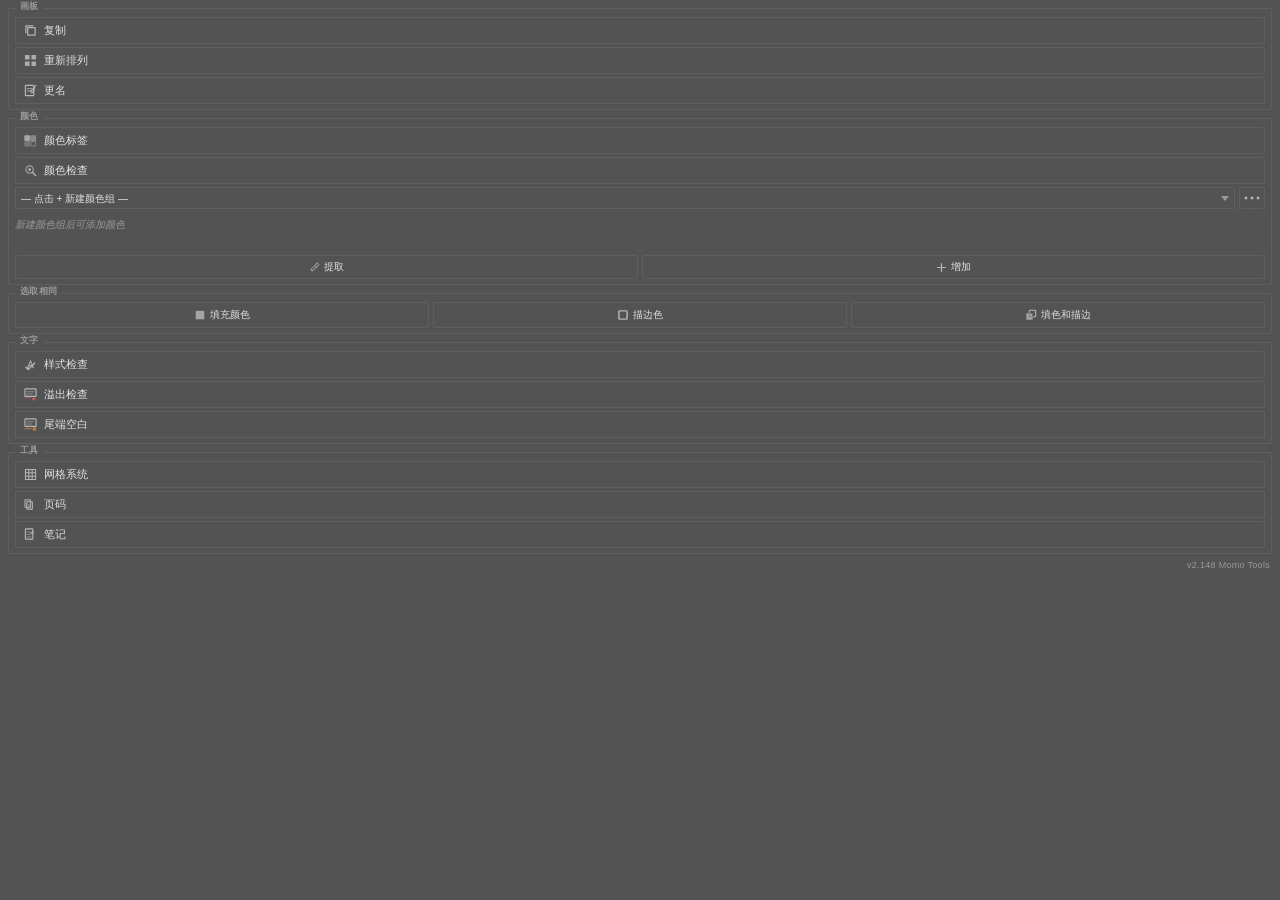
<file: extension/com.tomideas.illustratortools/index.html>
<!DOCTYPE html>
<html>
<head>
  <meta charset="utf-8">
  <link rel="stylesheet" href="css/style.css">
</head>
<body>

  <div class="group">
    <div class="group-label">画板</div>

    <button id="btn-duplicate">
      <svg viewBox="0 0 14 14" fill="none" stroke="currentColor" stroke-width="1.3">
        <rect x="4" y="4" width="8" height="8" rx="0.5"/>
        <path d="M2 10V2h8" stroke-linejoin="round"/>
      </svg>
      复制
    </button>

    <button id="btn-relayout">
      <svg viewBox="0 0 14 14" fill="currentColor">
        <rect x="1" y="1" width="5" height="5" rx="0.5" opacity="0.9"/>
        <rect x="8" y="1" width="5" height="5" rx="0.5" opacity="0.9"/>
        <rect x="1" y="8" width="5" height="5" rx="0.5" opacity="0.9"/>
        <rect x="8" y="8" width="5" height="5" rx="0.5" opacity="0.9"/>
      </svg>
      重新排列
    </button>

    <button id="btn-renamer">
      <svg viewBox="0 0 14 14" fill="none" stroke="currentColor" stroke-width="1.2" stroke-linecap="round" stroke-linejoin="round">
        <rect x="1.5" y="1.5" width="9" height="11" rx="0.5"/>
        <path d="M3.5 5h5M3.5 7.5h4" stroke-width="0.9"/>
        <path d="M11.5 3l1.5-1.5M11.5 3l-1 4.5-2 2-1.5-1.5 2-2z" stroke-width="1.1"/>
      </svg>
      更名
    </button>
  </div>

  <div class="group">
    <div class="group-label">颜色</div>

    <button id="btn-color-box">
      <svg viewBox="0 0 14 14" fill="none" stroke="currentColor" stroke-width="1.2" stroke-linecap="round" stroke-linejoin="round">
        <rect x="1" y="2" width="5" height="5" rx="0.5" fill="currentColor" opacity="0.85"/>
        <rect x="7.5" y="2" width="5" height="5" rx="0.5" fill="currentColor" opacity="0.55"/>
        <rect x="1" y="8" width="5" height="5" rx="0.5" fill="currentColor" opacity="0.35"/>
        <rect x="7.5" y="8" width="5" height="5" rx="0.5" stroke-dasharray="1.5 1" opacity="0.5"/>
      </svg>
      颜色标签
    </button>

    <button id="btn-text-color">
      <svg viewBox="0 0 14 14" fill="none" stroke="currentColor" stroke-width="1.2" stroke-linecap="round" stroke-linejoin="round">
        <circle cx="6" cy="6" r="4" opacity="0.85"/>
        <circle cx="6" cy="6" r="1.5" fill="currentColor" stroke="none"/>
        <path d="M9 9l3.5 3.5" stroke-width="1.5"/>
      </svg>
      颜色检查
    </button>

    <!-- 颜色库 -->
    <div class="cl-group-row">
      <select id="cl-group-select" class="cl-group-select"></select>
      <input id="cl-group-rename-input" type="text" class="cl-group-rename-input" style="display:none" />
      <button id="cl-btn-more" class="cl-more-btn" title="更多操作">
        <svg viewBox="0 0 16 4" fill="currentColor">
          <circle cx="2"  cy="2" r="1.4"/>
          <circle cx="8"  cy="2" r="1.4"/>
          <circle cx="14" cy="2" r="1.4"/>
        </svg>
      </button>
    </div>

    <div id="cl-swatches" class="cl-swatches"></div>

    <div id="cl-editor" class="cl-editor">
      <div id="cl-ed-source" style="font-size:10px;margin-bottom:6px;overflow-wrap:break-word" title="修改 CMYK 通道会保存为普通 CMYK；修改 HEX 会保存为 RGB。专色预览仅供参考。"></div>
      <div class="cl-ed-name-row">
        <label>名称</label>
        <input id="cl-ed-name" type="text" class="cl-ed-text-input" />
      </div>
      <div class="cl-ed-hex-row">
        <label>#</label>
        <input id="cl-ed-hex" type="text" class="cl-ed-text-input" placeholder="FF3366" maxlength="6" />
        <div id="cl-ed-preview" class="cl-ed-preview"></div>
        <div id="cl-ed-rgb-stacked" class="cl-ed-rgb-stacked">
          <span id="cl-ed-rgb-r">R0</span>
          <span id="cl-ed-rgb-g">G0</span>
          <span id="cl-ed-rgb-b">B0</span>
        </div>
      </div>
      <div class="cl-ed-cmyk-row">
        <span class="cl-ed-cmyk-label">C</span><input id="cl-ed-c" type="text" class="cl-ed-cmyk-input" inputmode="decimal" />
        <span class="cl-ed-cmyk-label">M</span><input id="cl-ed-m" type="text" class="cl-ed-cmyk-input" inputmode="decimal" />
        <span class="cl-ed-cmyk-label">Y</span><input id="cl-ed-y" type="text" class="cl-ed-cmyk-input" inputmode="decimal" />
        <span class="cl-ed-cmyk-label">K</span><input id="cl-ed-k" type="text" class="cl-ed-cmyk-input" inputmode="decimal" />
      </div>
      <div class="cl-ed-btns">
        <button id="cl-ed-del"    class="cl-ed-btn cl-ed-btn-del">删除</button>
        <button id="cl-ed-cancel" class="cl-ed-btn">取消</button>
        <button id="cl-ed-ok"     class="cl-ed-btn cl-ed-btn-ok">确认</button>
      </div>
    </div>

    <div class="cl-action-row">
      <button id="cl-btn-capture" class="cl-action-btn">
        <svg viewBox="0 0 14 14" fill="none" stroke="currentColor" stroke-width="1.2" stroke-linecap="round" stroke-linejoin="round">
          <path d="M10.5 1.5l2 2L5 11H3v-2L10.5 1.5z"/>
          <path d="M8 5l2 2" stroke-width="1"/>
        </svg>
        提取
      </button>
      <button id="cl-btn-add-color" class="cl-action-btn">
        <svg viewBox="0 0 14 14" fill="none" stroke="currentColor" stroke-width="1.5">
          <path d="M7 2v10M2 7h10" stroke-linecap="round"/>
        </svg>
        增加
      </button>
    </div>
  </div>

  <div class="group">
    <div class="group-label">选取相同</div>
    <div class="same-select-row">
      <button id="btn-same-fill" title="选择填充颜色相同的对象">
        <svg viewBox="0 0 14 14" fill="none" stroke="currentColor" stroke-width="1.2" stroke-linejoin="round">
          <rect x="2" y="2" width="10" height="10" rx="1" fill="currentColor" stroke="none" opacity="0.82"/>
        </svg>
        填充颜色
      </button>
      <button id="btn-same-stroke" title="选择描边颜色相同的对象">
        <svg viewBox="0 0 14 14" fill="none" stroke="currentColor" stroke-width="1.7" stroke-linejoin="round">
          <rect x="2.2" y="2.2" width="9.6" height="9.6" rx="1"/>
        </svg>
        描边色
      </button>
      <button id="btn-same-fill-stroke" title="选择填色和描边相同的对象">
        <svg viewBox="0 0 14 14" fill="none" stroke="currentColor" stroke-width="1.2" stroke-linejoin="round">
          <rect x="5" y="1.5" width="7.5" height="7.5" rx="0.8"/>
          <rect x="1.5" y="5" width="7.5" height="7.5" rx="0.8" fill="currentColor" stroke="none" opacity="0.82"/>
          <path d="M5 5h4v4H5z" stroke="var(--bg)" opacity="0.55"/>
        </svg>
        填色和描边
      </button>
    </div>
  </div>

  <div class="group">
    <div class="group-label">文字</div>

    <button id="btn-text-checker">
      <svg viewBox="0 0 14 14" fill="none" stroke="currentColor" stroke-width="1.2" stroke-linecap="round" stroke-linejoin="round">
        <path d="M7 1.5L3 11h1.5l1-2.5h3l1 2.5H11L7 1.5zm0 3L8.2 7.5H5.8L7 4.5z" fill="currentColor" stroke="none" opacity="0.9"/>
        <path d="M2 10l2.5 2.5L11.5 5.5" stroke-width="1.5"/>
      </svg>
      样式检查
    </button>

    <button id="btn-overset">
      <svg viewBox="0 0 14 14" fill="none" stroke="currentColor" stroke-width="1.2" stroke-linecap="round" stroke-linejoin="round">
        <rect x="1" y="1" width="12" height="8" rx="0.5"/>
        <path d="M3 4h8M3 6.5h6" opacity="0.6"/>
        <path d="M10.5 10.5v2.5M9 11.5l1.5 1.5 1.5-1.5" stroke="#e06060" stroke-width="1.4"/>
        <path d="M1 10.5h5.5" stroke="#e06060" stroke-width="1" stroke-dasharray="1.5 1"/>
      </svg>
      溢出检查
    </button>

    <button id="btn-trailing-text">
      <svg viewBox="0 0 14 14" fill="none" stroke="currentColor" stroke-width="1.2" stroke-linecap="round" stroke-linejoin="round">
        <rect x="1" y="1" width="12" height="8" rx="0.5"/>
        <path d="M3 4h7M3 6.5h5" opacity="0.6"/>
        <path d="M10 10.5l2.5 2.5M10 13l2.5-2.5" stroke="#f0a030" stroke-width="1.4"/>
        <path d="M1 11.5h7" stroke="#f0a030" stroke-width="1" stroke-dasharray="1.5 1"/>
      </svg>
      尾端空白
    </button>
  </div>

  <div class="group">
    <div class="group-label">工具</div>

    <button id="btn-grid">
      <svg viewBox="0 0 14 14" fill="none" stroke="currentColor" stroke-width="1.1" stroke-linecap="round" stroke-linejoin="round">
        <rect x="1.5" y="1.5" width="11" height="11" rx="0.5"/>
        <path d="M5.2 1.5v11M8.8 1.5v11M1.5 5.2h11M1.5 8.8h11"/>
      </svg>
      网格系统
    </button>

    <button id="btn-page-numbers">
      <svg viewBox="0 0 14 14" fill="none" stroke="currentColor" stroke-width="1.2" stroke-linecap="round" stroke-linejoin="round">
        <rect x="1" y="2" width="6" height="8" rx="0.5" opacity="0.9"/>
        <rect x="3" y="4" width="6" height="8" rx="0.5"/>
        <path d="M5 7.5h2M5 9.5h1.5" stroke-width="0.9"/>
      </svg>
      页码
    </button>

    <button id="btn-note">
      <svg viewBox="0 0 14 14" fill="none" stroke="currentColor" stroke-width="1.2" stroke-linecap="round" stroke-linejoin="round">
        <rect x="1.5" y="1" width="8" height="11" rx="0.5"/>
        <path d="M3.5 4.5h4M3.5 7h3.5M3.5 9.5h4" stroke-width="0.9" opacity="0.7"/>
        <path d="M10.5 3l2.5-0.5M10.5 3l-0.5 2.5-1.5 1.5-1.5-1.5 1.5-1.5z" fill="currentColor" stroke="none" opacity="0.85"/>
      </svg>
      笔记
    </button>
  </div>

  <div id="dev-tools-group" class="group" style="border-color:#554433;display:none;">
    <button id="btn-debug" style="color:#e06060;border-color:#663333;font-size:10px">
      ▶       溢出诊断
    </button>
    <button id="btn-trailing-debug" style="color:#e06060;border-color:#663333;font-size:10px;margin-top:4px">
      ▶       尾端诊断
    </button>
    <button id="btn-reset" style="color:#e06060;border-color:#663333;font-size:10px;margin-top:4px">
      ✕       重置设置
    </button>
  </div>

  <div class="footer" id="footer-version"></div>

  <!-- Color library dropdown menu — fixed position so body overflow doesn't clip it -->
  <div id="cl-more-menu" class="cl-more-menu">
    <div class="cl-menu-item" id="cl-mi-add-group">＋ 新建颜色组</div>
    <div class="cl-menu-item" id="cl-mi-rename-group">✎ 重命名颜色组</div>
    <div class="cl-menu-item" id="cl-mi-sort-groups">⇅ 按名称排序</div>
    <div class="cl-menu-item cl-menu-danger" id="cl-mi-del-group">✕ 删除颜色组</div>
    <div class="cl-menu-sep"></div>
    <div class="cl-menu-item" id="cl-mi-import-all">↓ 导入 JSON（全部）</div>
    <div class="cl-menu-item" id="cl-mi-export-all">↑ 导出 JSON（全部）</div>
    <div class="cl-menu-item" id="cl-mi-import-group">↓ 按组导入</div>
    <div class="cl-menu-item" id="cl-mi-export-group">↑ 按组导出</div>
  </div>

  <script src="js/color_source.js"></script>
  <script src="js/panel.js"></script>
  <script src="js/color_library.js"></script>
</body>
</html>
</file>
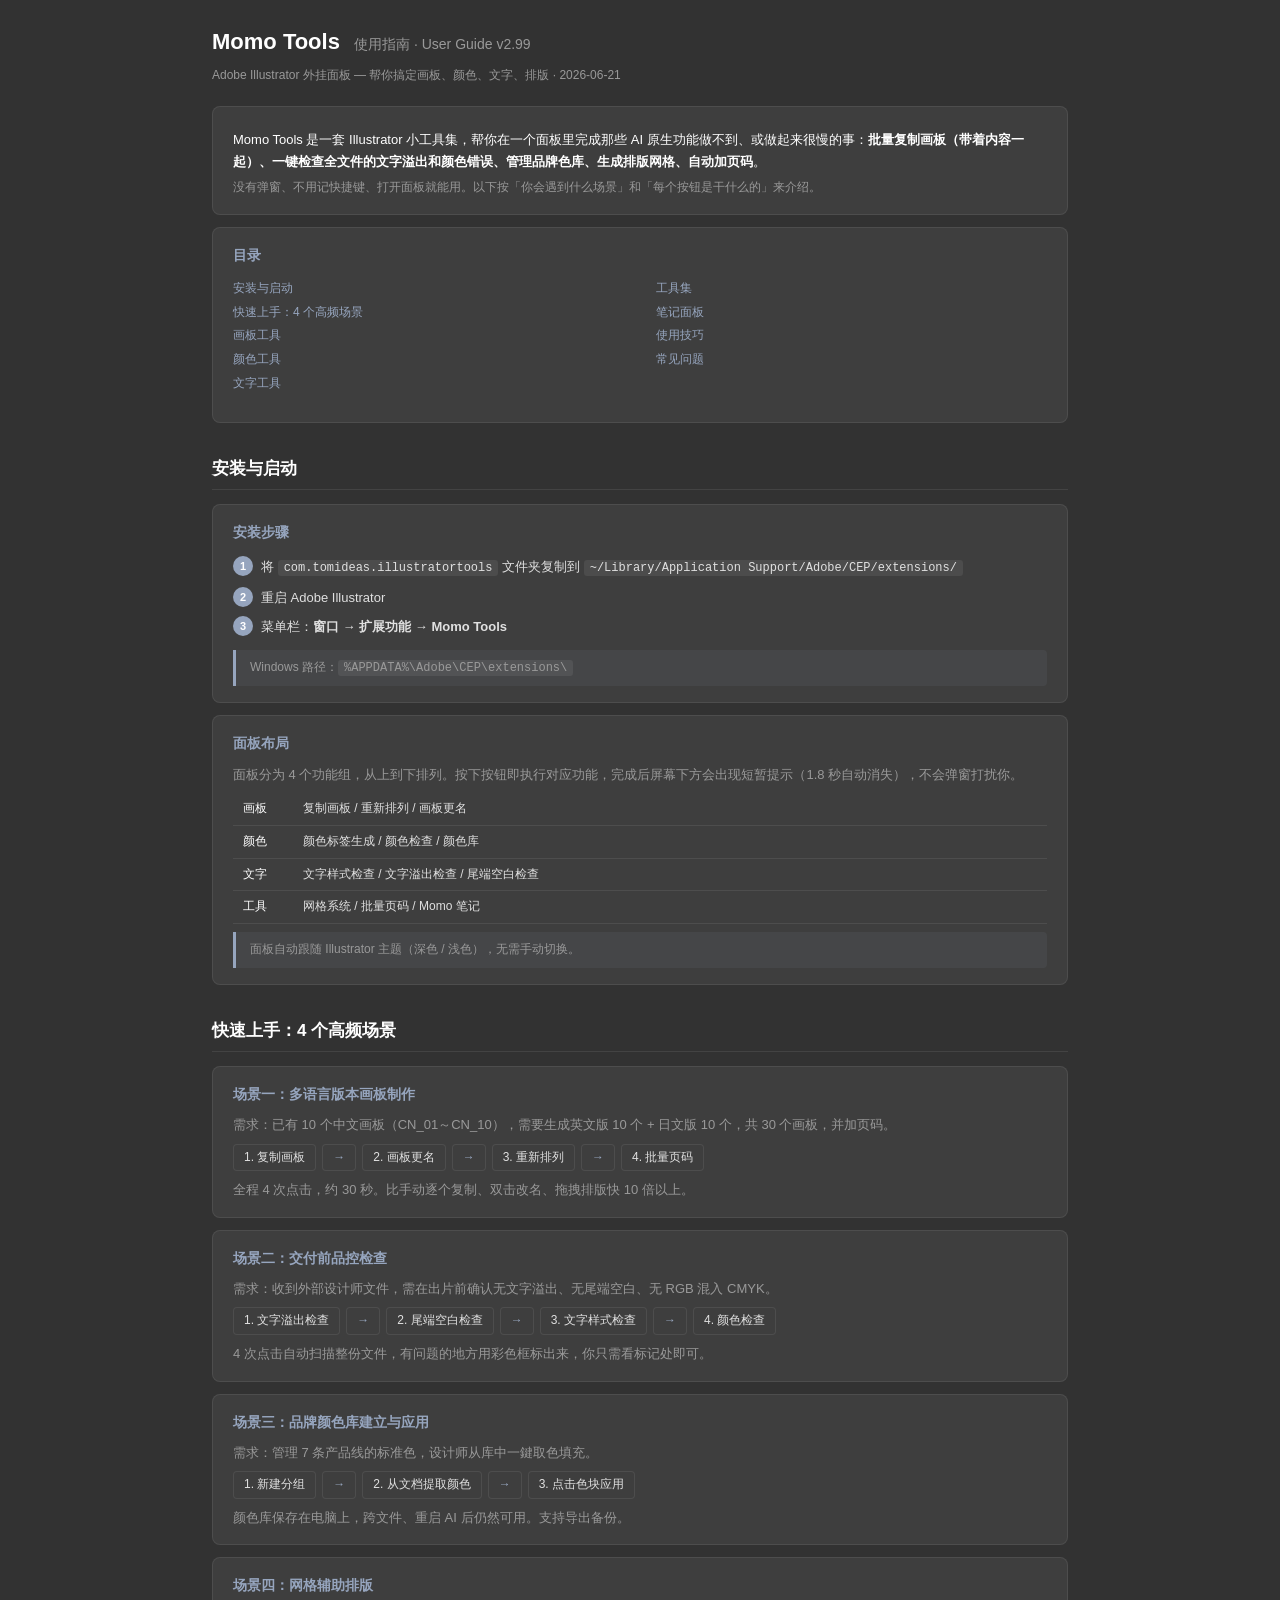
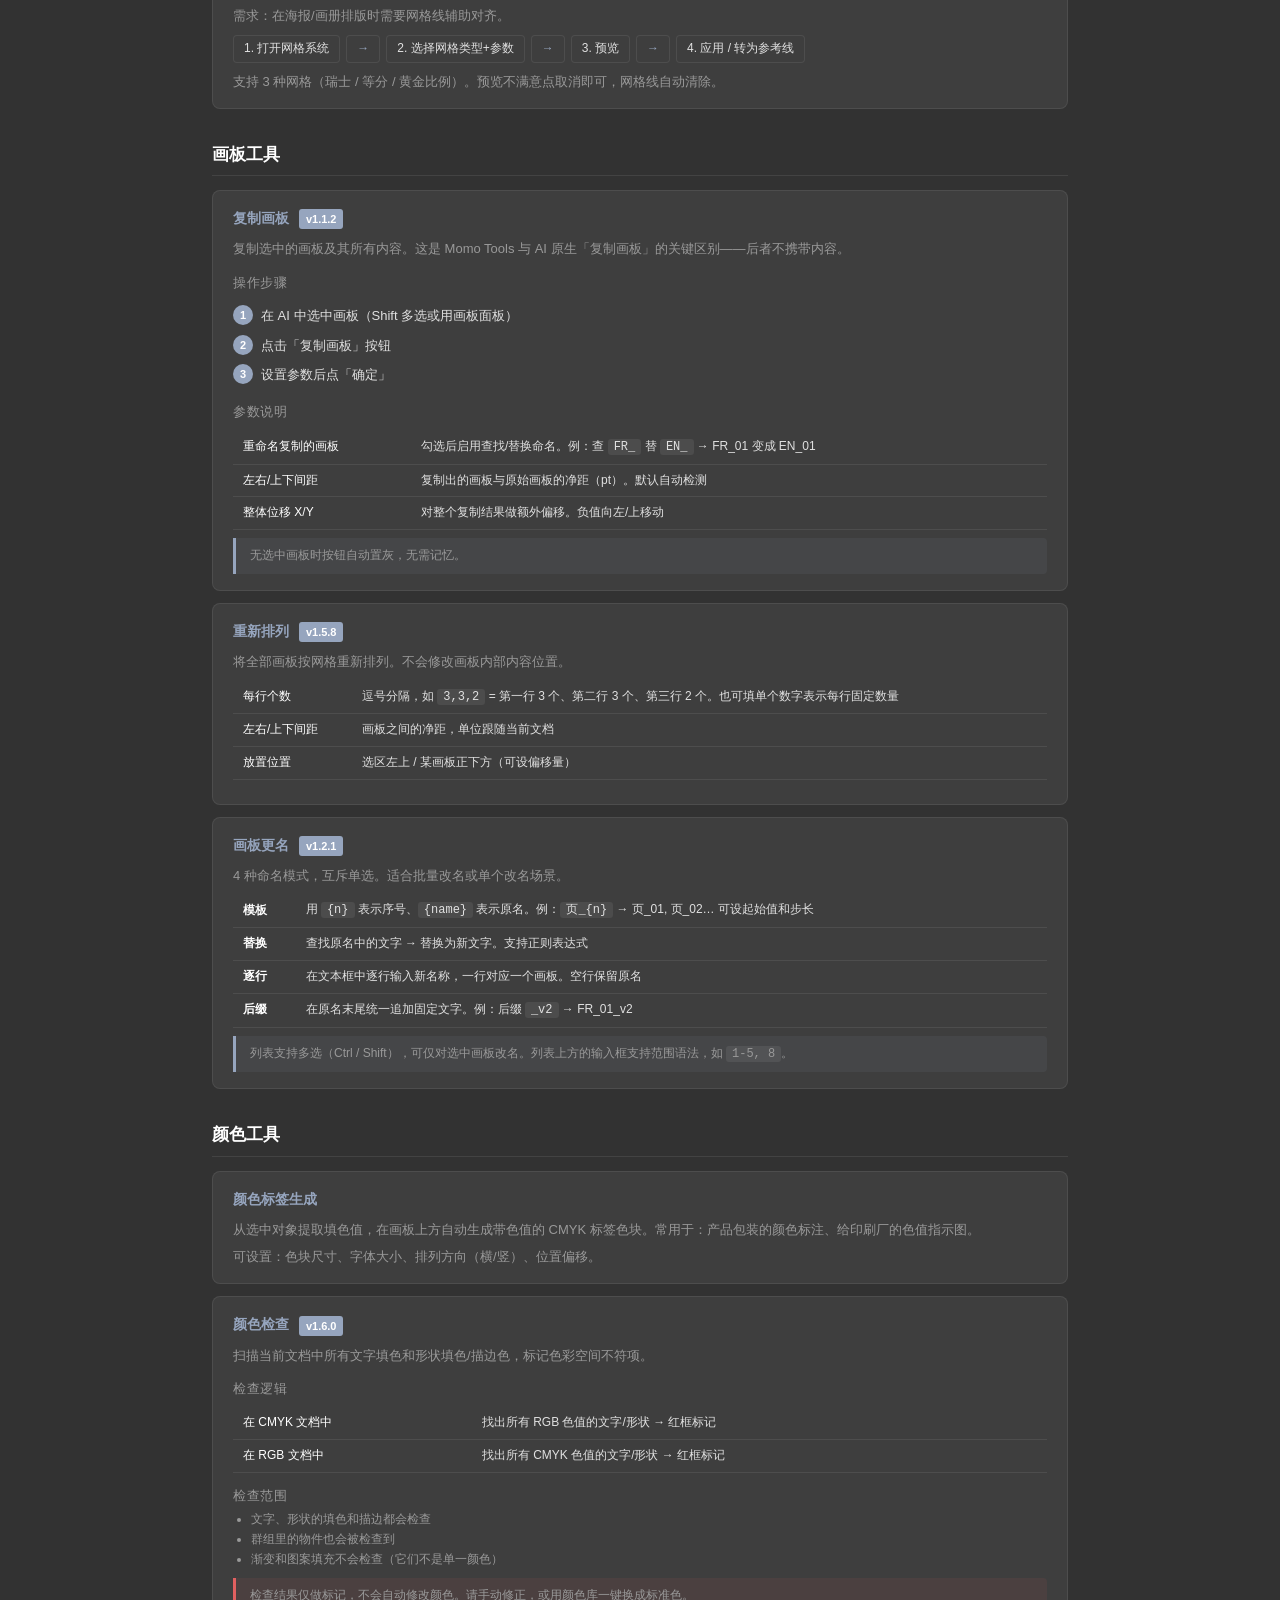
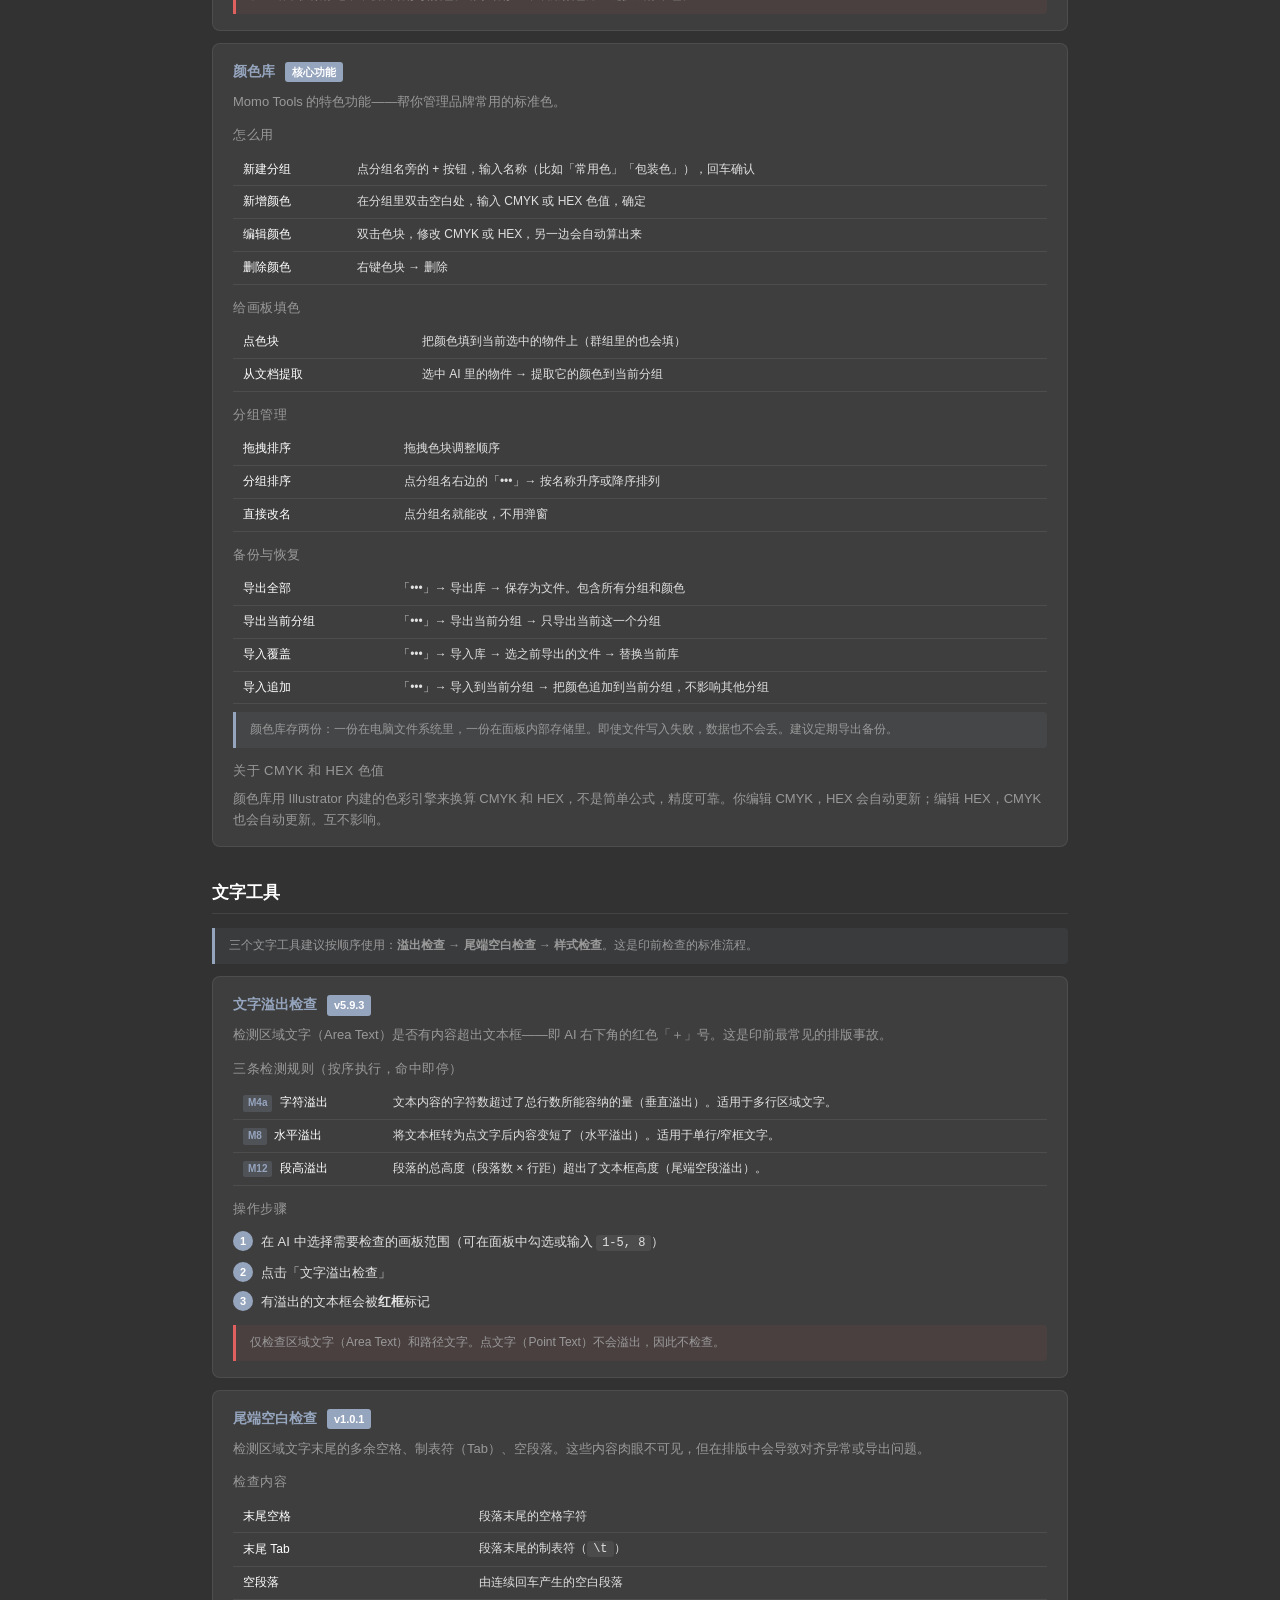
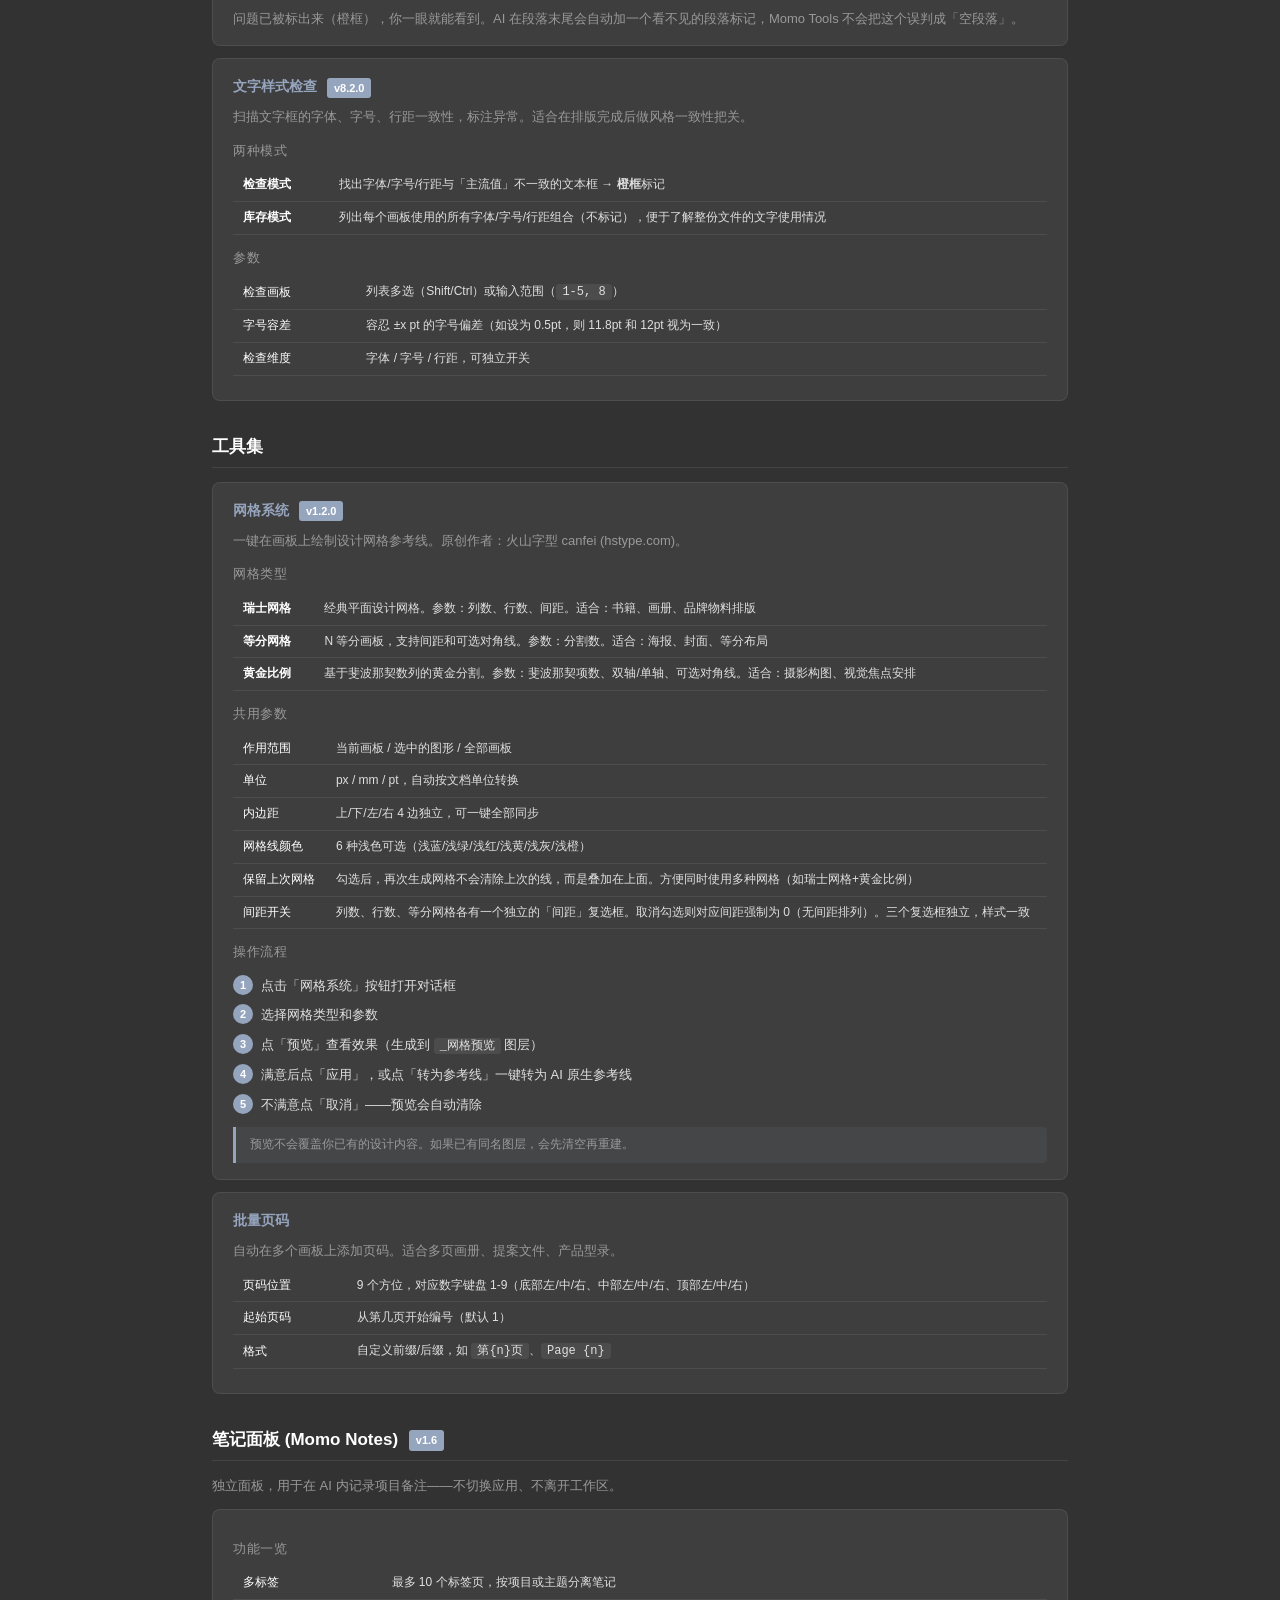
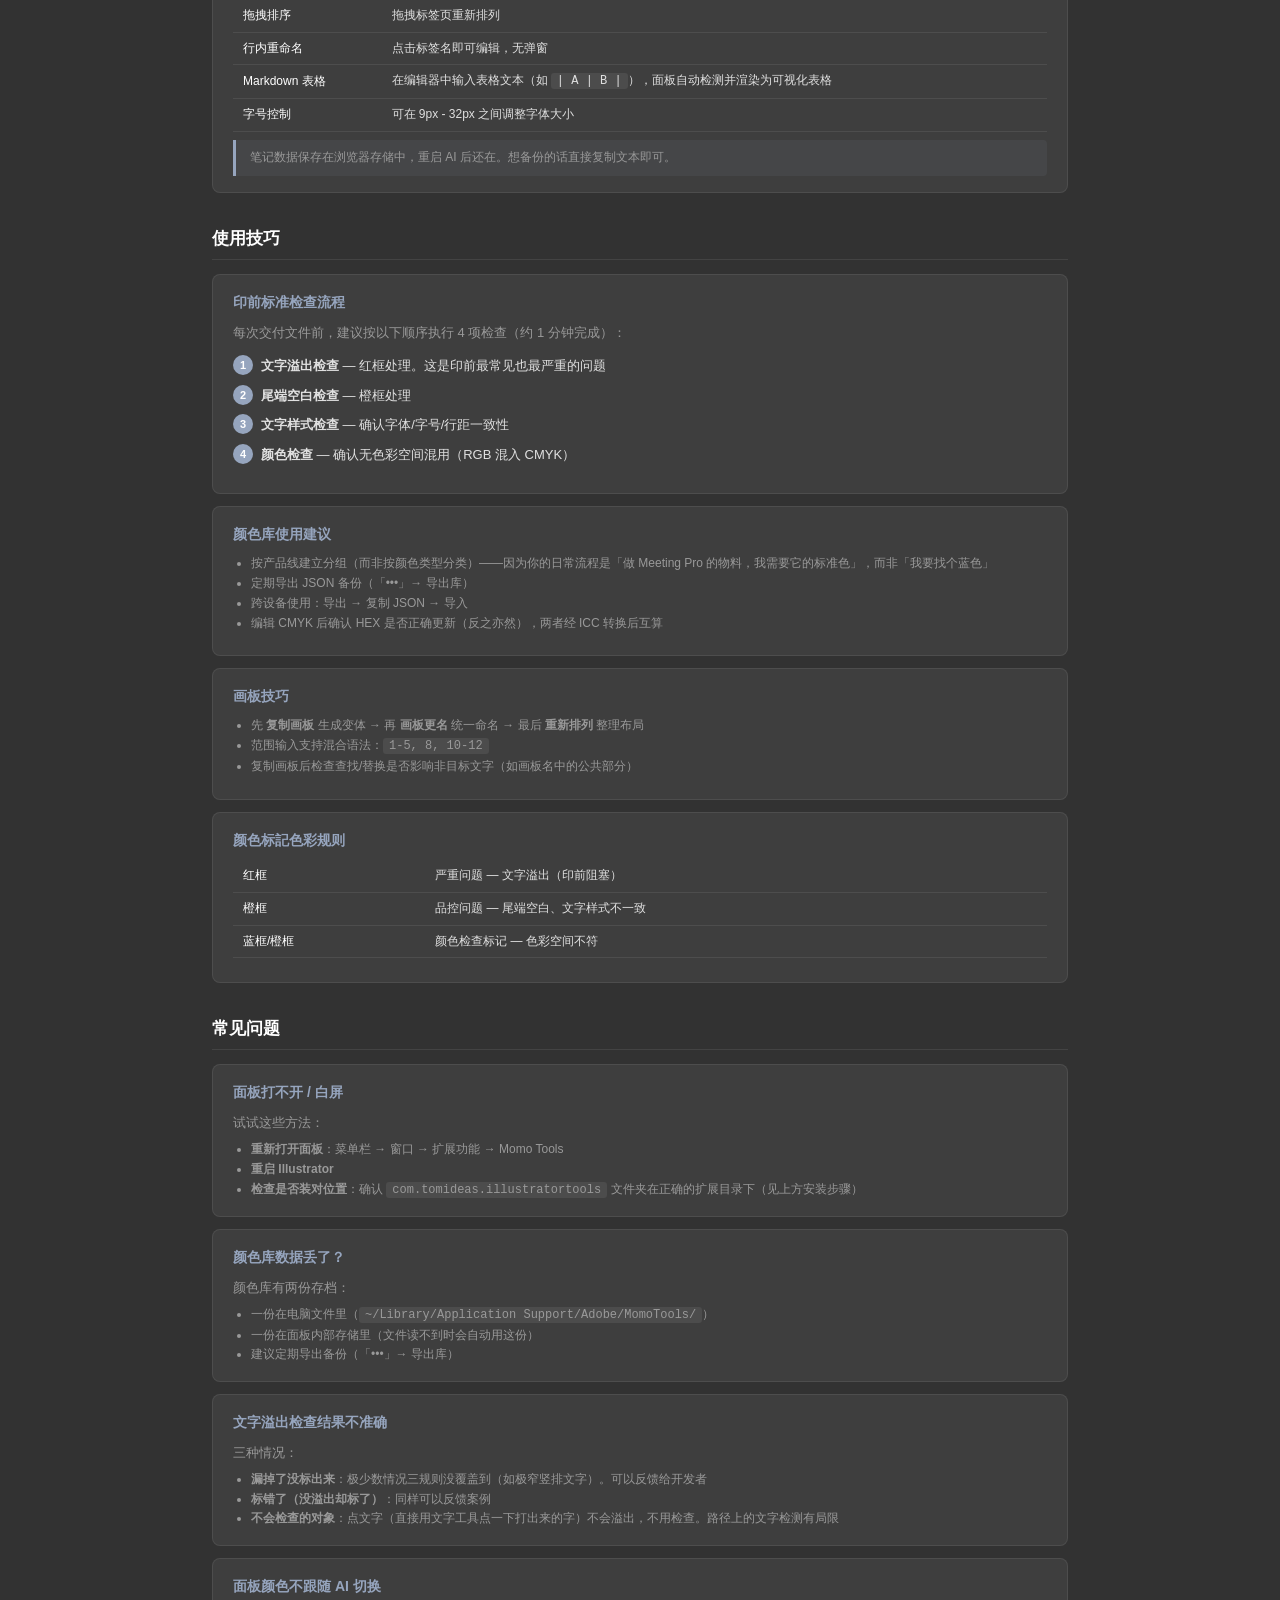
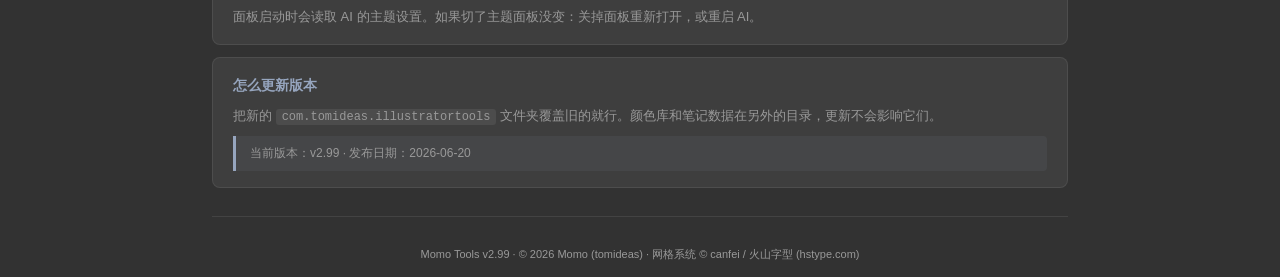
<file: docs/user-guide.html>
<!DOCTYPE html>
<html lang="zh-CN">
<head>
<meta charset="utf-8">
<meta name="viewport" content="width=device-width, initial-scale=1.0">
<title>Momo Tools v2.99 — 使用指南 · User Guide</title>
<style>
  :root {
    --bg: #323232; --bg2: #3a3a3a; --bg-card: #3e3e3e;
    --fg: #e0e0e0; --fg-dim: #999; --fg-bright: #fff;
    --accent: #96a5be; --border: rgba(160,160,160,0.15);
    --warn: #e06060; --ok: #60b060;
  }
  * { box-sizing: border-box; margin: 0; padding: 0; }
  body {
    background: var(--bg); color: var(--fg);
    font-family: -apple-system, "PingFang SC", "Microsoft YaHei", sans-serif;
    font-size: 13px; line-height: 1.65; padding: 24px 32px;
    max-width: 920px; margin: 0 auto;
  }
  h1 { font-size: 22px; margin-bottom: 2px; color: var(--fg-bright); }
  h1 .ver { font-size: 14px; color: var(--fg-dim); font-weight: 400; margin-left: 8px; }
  h2 { font-size: 17px; margin: 32px 0 14px; padding-bottom: 6px; border-bottom: 1px solid var(--border); color: var(--fg-bright); }
  h3 { font-size: 14px; margin: 18px 0 8px; color: var(--accent); }
  h4 { font-size: 13px; margin: 12px 0 4px; color: var(--fg-dim); font-weight: 500; text-transform: uppercase; letter-spacing: 0.5px; }
  p { margin: 6px 0; color: var(--fg-dim); }
  .sub { font-size: 12px; color: var(--fg-dim); margin-bottom: 20px; }
  .card {
    background: var(--bg-card); border: 1px solid var(--border);
    border-radius: 8px; padding: 16px 20px; margin: 12px 0;
  }
  .card h3 { margin-top: 0; }
  .card p:last-child { margin-bottom: 0; }
  code {
    background: rgba(255,255,255,0.07); padding: 1px 6px;
    border-radius: 3px; font-family: "SF Mono", Menlo, monospace; font-size: 12px;
  }
  pre {
    background: rgba(0,0,0,0.25); padding: 10px 14px; border-radius: 6px;
    font-family: "SF Mono", Menlo, monospace; font-size: 12px;
    overflow-x: auto; margin: 8px 0;
  }
  table { width: 100%; border-collapse: collapse; margin: 8px 0; font-size: 12px; }
  th, td { text-align: left; padding: 6px 10px; border-bottom: 1px solid var(--border); }
  th { color: var(--fg-dim); font-weight: 500; font-size: 11px; }
  td:first-child { white-space: nowrap; color: var(--fg-bright); font-size: 12px; }
  .badge {
    display: inline-block; padding: 1px 7px; border-radius: 3px;
    font-size: 11px; background: var(--accent); color: #fff; margin-left: 6px;
    vertical-align: middle;
  }
  .tip {
    background: rgba(150,165,190,0.08); border-left: 3px solid var(--accent);
    padding: 8px 14px; margin: 8px 0; border-radius: 0 4px 4px 0; font-size: 12px;
  }
  .warn {
    background: rgba(224,96,96,0.08); border-left: 3px solid var(--warn);
    padding: 8px 14px; margin: 8px 0; border-radius: 0 4px 4px 0; font-size: 12px;
  }
  .steps { counter-reset: step; list-style: none; padding: 0; margin: 8px 0; }
  .steps li { counter-increment: step; padding: 4px 0 4px 28px; position: relative; font-size: 13px; }
  .steps li::before {
    content: counter(step);
    position: absolute; left: 0; top: 4px;
    width: 20px; height: 20px; line-height: 20px;
    background: var(--accent); color: #fff; border-radius: 50%;
    font-size: 11px; text-align: center; font-weight: 600;
  }
  .flow {
    display: flex; gap: 6px; align-items: center; flex-wrap: wrap;
    margin: 8px 0; font-size: 12px;
  }
  .flow .arrow { color: var(--accent); font-weight: 600; }
  .flow span {
    background: var(--bg-card); border: 1px solid var(--border);
    padding: 3px 10px; border-radius: 4px;
  }
  a { color: var(--accent); text-decoration: none; }
  a:hover { text-decoration: underline; }
  hr { border: none; border-top: 1px solid var(--border); margin: 28px 0; }
  .toc { columns: 2; column-gap: 32px; margin: 10px 0; font-size: 12px; }
  .toc a { display: block; padding: 2px 0; }
  .rule-tag {
    display: inline-block; padding: 0px 5px; border-radius: 2px;
    font-size: 10px; font-weight: 600; margin-right: 4px;
    background: rgba(150,165,190,0.2); color: var(--accent);
  }
</style>
</head>
<body>

<h1>Momo Tools <span class="ver">使用指南 · User Guide v2.99</span></h1>
<p class="sub">Adobe Illustrator 外挂面板 — 帮你搞定画板、颜色、文字、排版 · 2026-06-21</p>

<div class="card">
  <p style="font-size:13px;color:var(--fg-bright);">Momo Tools 是一套 Illustrator 小工具集，帮你在一个面板里完成那些 AI 原生功能做不到、或做起来很慢的事：<b>批量复制画板（带着内容一起）、一键检查全文件的文字溢出和颜色错误、管理品牌色库、生成排版网格、自动加页码</b>。</p>
  <p style="font-size:12px;">没有弹窗、不用记快捷键、打开面板就能用。以下按「你会遇到什么场景」和「每个按钮是干什么的」来介绍。</p>
</div>

<!-- ====== TOC ====== -->
<div class="card">
  <h3>目录</h3>
  <div class="toc">
    <a href="#install">安装与启动</a>
    <a href="#quick">快速上手：4 个高频场景</a>
    <a href="#artboard">画板工具</a>
    <a href="#color">颜色工具</a>
    <a href="#text">文字工具</a>
    <a href="#tools">工具集</a>
    <a href="#notes">笔记面板</a>
    <a href="#tips">使用技巧</a>
    <a href="#trouble">常见问题</a>
  </div>
</div>

<!-- ====== 安装 ====== -->
<h2 id="install">安装与启动</h2>

<div class="card">
  <h3>安装步骤</h3>
  <ol class="steps">
    <li>将 <code>com.tomideas.illustratortools</code> 文件夹复制到 <code>~/Library/Application Support/Adobe/CEP/extensions/</code></li>
    <li>重启 Adobe Illustrator</li>
    <li>菜单栏：<b>窗口 → 扩展功能 → Momo Tools</b></li>
  </ol>
  <p class="tip">Windows 路径：<code>%APPDATA%\Adobe\CEP\extensions\</code></p>
</div>

<div class="card">
  <h3>面板布局</h3>
  <p>面板分为 4 个功能组，从上到下排列。按下按钮即执行对应功能，完成后屏幕下方会出现短暂提示（1.8 秒自动消失），不会弹窗打扰你。</p>
  <table>
    <tr><td style="width:60px">画板</td><td>复制画板 / 重新排列 / 画板更名</td></tr>
    <tr><td>颜色</td><td>颜色标签生成 / 颜色检查 / 颜色库</td></tr>
    <tr><td>文字</td><td>文字样式检查 / 文字溢出检查 / 尾端空白检查</td></tr>
    <tr><td>工具</td><td>网格系统 / 批量页码 / Momo 笔记</td></tr>
  </table>
  <p class="tip">面板自动跟随 Illustrator 主题（深色 / 浅色），无需手动切换。</p>
</div>

<!-- ====== 快速上手 ====== -->
<h2 id="quick">快速上手：4 个高频场景</h2>

<div class="card">
  <h3>场景一：多语言版本画板制作</h3>
  <p>需求：已有 10 个中文画板（CN_01～CN_10），需要生成英文版 10 个 + 日文版 10 个，共 30 个画板，并加页码。</p>
  <div class="flow">
    <span>1. 复制画板</span><span class="arrow">→</span>
    <span>2. 画板更名</span><span class="arrow">→</span>
    <span>3. 重新排列</span><span class="arrow">→</span>
    <span>4. 批量页码</span>
  </div>
  <p>全程 4 次点击，约 30 秒。比手动逐个复制、双击改名、拖拽排版快 10 倍以上。</p>
</div>

<div class="card">
  <h3>场景二：交付前品控检查</h3>
  <p>需求：收到外部设计师文件，需在出片前确认无文字溢出、无尾端空白、无 RGB 混入 CMYK。</p>
  <div class="flow">
    <span>1. 文字溢出检查</span><span class="arrow">→</span>
    <span>2. 尾端空白检查</span><span class="arrow">→</span>
    <span>3. 文字样式检查</span><span class="arrow">→</span>
    <span>4. 颜色检查</span>
  </div>
  <p>4 次点击自动扫描整份文件，有问题的地方用彩色框标出来，你只需看标记处即可。</p>
</div>

<div class="card">
  <h3>场景三：品牌颜色库建立与应用</h3>
  <p>需求：管理 7 条产品线的标准色，设计师从库中一鍵取色填充。</p>
  <div class="flow">
    <span>1. 新建分组</span><span class="arrow">→</span>
    <span>2. 从文档提取颜色</span><span class="arrow">→</span>
    <span>3. 点击色块应用</span>
  </div>
  <p>颜色库保存在电脑上，跨文件、重启 AI 后仍然可用。支持导出备份。</p>
</div>

<div class="card">
  <h3>场景四：网格辅助排版</h3>
  <p>需求：在海报/画册排版时需要网格线辅助对齐。</p>
  <div class="flow">
    <span>1. 打开网格系统</span><span class="arrow">→</span>
    <span>2. 选择网格类型+参数</span><span class="arrow">→</span>
    <span>3. 预览</span><span class="arrow">→</span>
    <span>4. 应用 / 转为参考线</span>
  </div>
  <p>支持 3 种网格（瑞士 / 等分 / 黄金比例）。预览不满意点取消即可，网格线自动清除。</p>
</div>

<!-- ====== 画板工具 ====== -->
<h2 id="artboard">画板工具</h2>

<div class="card">
  <h3>复制画板 <span class="badge">v1.1.2</span></h3>
  <p>复制选中的画板及其所有内容。这是 Momo Tools 与 AI 原生「复制画板」的关键区别——后者不携带内容。</p>

  <h4>操作步骤</h4>
  <ol class="steps">
    <li>在 AI 中选中画板（Shift 多选或用画板面板）</li>
    <li>点击「复制画板」按钮</li>
    <li>设置参数后点「确定」</li>
  </ol>

  <h4>参数说明</h4>
  <table>
    <tr><td>重命名复制的画板</td><td>勾选后启用查找/替换命名。例：查 <code>FR_</code> 替 <code>EN_</code> → FR_01 变成 EN_01</td></tr>
    <tr><td>左右/上下间距</td><td>复制出的画板与原始画板的净距（pt）。默认自动检测</td></tr>
    <tr><td>整体位移 X/Y</td><td>对整个复制结果做额外偏移。负值向左/上移动</td></tr>
  </table>

  <p class="tip">无选中画板时按钮自动置灰，无需记忆。</p>
</div>

<div class="card">
  <h3>重新排列 <span class="badge">v1.5.8</span></h3>
  <p>将全部画板按网格重新排列。不会修改画板内部内容位置。</p>

  <table>
    <tr><td>每行个数</td><td>逗号分隔，如 <code>3,3,2</code> = 第一行 3 个、第二行 3 个、第三行 2 个。也可填单个数字表示每行固定数量</td></tr>
    <tr><td>左右/上下间距</td><td>画板之间的净距，单位跟随当前文档</td></tr>
    <tr><td>放置位置</td><td>选区左上 / 某画板正下方（可设偏移量）</td></tr>
  </table>
</div>

<div class="card">
  <h3>画板更名 <span class="badge">v1.2.1</span></h3>
  <p>4 种命名模式，互斥单选。适合批量改名或单个改名场景。</p>

  <table>
    <tr><td><b>模板</b></td><td>用 <code>{n}</code> 表示序号、<code>{name}</code> 表示原名。例：<code>页_{n}</code> → 页_01, 页_02… 可设起始值和步长</td></tr>
    <tr><td><b>替换</b></td><td>查找原名中的文字 → 替换为新文字。支持正则表达式</td></tr>
    <tr><td><b>逐行</b></td><td>在文本框中逐行输入新名称，一行对应一个画板。空行保留原名</td></tr>
    <tr><td><b>后缀</b></td><td>在原名末尾统一追加固定文字。例：后缀 <code>_v2</code> → FR_01_v2</td></tr>
  </table>

  <p class="tip">列表支持多选（Ctrl / Shift），可仅对选中画板改名。列表上方的输入框支持范围语法，如 <code>1-5, 8</code>。</p>
</div>

<!-- ====== 颜色工具 ====== -->
<h2 id="color">颜色工具</h2>

<div class="card">
  <h3>颜色标签生成</h3>
  <p>从选中对象提取填色值，在画板上方自动生成带色值的 CMYK 标签色块。常用于：产品包装的颜色标注、给印刷厂的色值指示图。</p>
  <p>可设置：色块尺寸、字体大小、排列方向（横/竖）、位置偏移。</p>
</div>

<div class="card">
  <h3>颜色检查 <span class="badge">v1.6.0</span></h3>
  <p>扫描当前文档中所有文字填色和形状填色/描边色，标记色彩空间不符项。</p>

  <h4>检查逻辑</h4>
  <table>
    <tr><td>在 CMYK 文档中</td><td>找出所有 RGB 色值的文字/形状 → 红框标记</td></tr>
    <tr><td>在 RGB 文档中</td><td>找出所有 CMYK 色值的文字/形状 → 红框标记</td></tr>
  </table>

  <h4>检查范围</h4>
  <ul style="font-size:12px;color:var(--fg-dim);padding-left:18px;">
      <li>文字、形状的填色和描边都会检查</li>
      <li>群组里的物件也会被检查到</li>
      <li>渐变和图案填充不会检查（它们不是单一颜色）</li>
  </ul>

  <p class="warn">检查结果仅做标记，不会自动修改颜色。请手动修正，或用颜色库一键换成标准色。</p>
</div>

<div class="card">
  <h3>颜色库 <span class="badge">核心功能</span></h3>
  <p>Momo Tools 的特色功能——帮你管理品牌常用的标准色。</p>

  <h4>怎么用</h4>
  <table>
    <tr><td>新建分组</td><td>点分组名旁的 + 按钮，输入名称（比如「常用色」「包装色」），回车确认</td></tr>
    <tr><td>新增颜色</td><td>在分组里双击空白处，输入 CMYK 或 HEX 色值，确定</td></tr>
    <tr><td>编辑颜色</td><td>双击色块，修改 CMYK 或 HEX，另一边会自动算出来</td></tr>
    <tr><td>删除颜色</td><td>右键色块 → 删除</td></tr>
  </table>

  <h4>给画板填色</h4>
  <table>
    <tr><td>点色块</td><td>把颜色填到当前选中的物件上（群组里的也会填）</td></tr>
    <tr><td>从文档提取</td><td>选中 AI 里的物件 → 提取它的颜色到当前分组</td></tr>
  </table>

  <h4>分组管理</h4>
  <table>
    <tr><td>拖拽排序</td><td>拖拽色块调整顺序</td></tr>
    <tr><td>分组排序</td><td>点分组名右边的「•••」→ 按名称升序或降序排列</td></tr>
    <tr><td>直接改名</td><td>点分组名就能改，不用弹窗</td></tr>
  </table>

  <h4>备份与恢复</h4>
  <table>
    <tr><td>导出全部</td><td>「•••」→ 导出库 → 保存为文件。包含所有分组和颜色</td></tr>
    <tr><td>导出当前分组</td><td>「•••」→ 导出当前分组 → 只导出当前这一个分组</td></tr>
    <tr><td>导入覆盖</td><td>「•••」→ 导入库 → 选之前导出的文件 → 替换当前库</td></tr>
    <tr><td>导入追加</td><td>「•••」→ 导入到当前分组 → 把颜色追加到当前分组，不影响其他分组</td></tr>
  </table>

  <p class="tip">颜色库存两份：一份在电脑文件系统里，一份在面板内部存储里。即使文件写入失败，数据也不会丢。建议定期导出备份。</p>

  <h4>关于 CMYK 和 HEX 色值</h4>
  <p>颜色库用 Illustrator 内建的色彩引擎来换算 CMYK 和 HEX，不是简单公式，精度可靠。你编辑 CMYK，HEX 会自动更新；编辑 HEX，CMYK 也会自动更新。互不影响。</p>
</div>

<!-- ====== 文字工具 ====== -->
<h2 id="text">文字工具</h2>

<p class="tip">三个文字工具建议按顺序使用：<b>溢出检查 → 尾端空白检查 → 样式检查</b>。这是印前检查的标准流程。</p>

<div class="card">
  <h3>文字溢出检查 <span class="badge">v5.9.3</span></h3>
  <p>检测区域文字（Area Text）是否有内容超出文本框——即 AI 右下角的红色「＋」号。这是印前最常见的排版事故。</p>

  <h4>三条检测规则（按序执行，命中即停）</h4>
  <table>
    <tr><td><span class="rule-tag">M4a</span> 字符溢出</td><td>文本内容的字符数超过了总行数所能容纳的量（垂直溢出）。适用于多行区域文字。</td></tr>
    <tr><td><span class="rule-tag">M8</span> 水平溢出</td><td>将文本框转为点文字后内容变短了（水平溢出）。适用于单行/窄框文字。</td></tr>
    <tr><td><span class="rule-tag">M12</span> 段高溢出</td><td>段落的总高度（段落数 × 行距）超出了文本框高度（尾端空段溢出）。</td></tr>
  </table>

  <h4>操作步骤</h4>
  <ol class="steps">
    <li>在 AI 中选择需要检查的画板范围（可在面板中勾选或输入 <code>1-5, 8</code>）</li>
    <li>点击「文字溢出检查」</li>
    <li>有溢出的文本框会被<b>红框</b>标记</li>
  </ol>

  <p class="warn">仅检查区域文字（Area Text）和路径文字。点文字（Point Text）不会溢出，因此不检查。</p>
</div>

<div class="card">
  <h3>尾端空白检查 <span class="badge">v1.0.1</span></h3>
  <p>检测区域文字末尾的多余空格、制表符（Tab）、空段落。这些内容肉眼不可见，但在排版中会导致对齐异常或导出问题。</p>

  <h4>检查内容</h4>
  <table>
    <tr><td>末尾空格</td><td>段落末尾的空格字符</td></tr>
    <tr><td>末尾 Tab</td><td>段落末尾的制表符（<code>\t</code>）</td></tr>
    <tr><td>空段落</td><td>由连续回车产生的空白段落</td></tr>
  </table>

  <p>问题已被标出来（橙框），你一眼就能看到。AI 在段落末尾会自动加一个看不见的段落标记，Momo Tools 不会把这个误判成「空段落」。</p>
</div>

<div class="card">
  <h3>文字样式检查 <span class="badge">v8.2.0</span></h3>
  <p>扫描文字框的字体、字号、行距一致性，标注异常。适合在排版完成后做风格一致性把关。</p>

  <h4>两种模式</h4>
  <table>
    <tr><td><b>检查模式</b></td><td>找出字体/字号/行距与「主流值」不一致的文本框 → <b>橙框</b>标记</td></tr>
    <tr><td><b>库存模式</b></td><td>列出每个画板使用的所有字体/字号/行距组合（不标记），便于了解整份文件的文字使用情况</td></tr>
  </table>

  <h4>参数</h4>
  <table>
    <tr><td>检查画板</td><td>列表多选（Shift/Ctrl）或输入范围（<code>1-5, 8</code>）</td></tr>
    <tr><td>字号容差</td><td>容忍 ±x pt 的字号偏差（如设为 0.5pt，则 11.8pt 和 12pt 视为一致）</td></tr>
    <tr><td>检查维度</td><td>字体 / 字号 / 行距，可独立开关</td></tr>
  </table>
</div>

<!-- ====== 工具集 ====== -->
<h2 id="tools">工具集</h2>

<div class="card">
  <h3>网格系统 <span class="badge">v1.2.0</span></h3>
  <p>一键在画板上绘制设计网格参考线。原创作者：火山字型 canfei (hstype.com)。</p>

  <h4>网格类型</h4>
  <table>
    <tr><td><b>瑞士网格</b></td><td>经典平面设计网格。参数：列数、行数、间距。适合：书籍、画册、品牌物料排版</td></tr>
    <tr><td><b>等分网格</b></td><td>N 等分画板，支持间距和可选对角线。参数：分割数。适合：海报、封面、等分布局</td></tr>
    <tr><td><b>黄金比例</b></td><td>基于斐波那契数列的黄金分割。参数：斐波那契项数、双轴/单轴、可选对角线。适合：摄影构图、视觉焦点安排</td></tr>
  </table>

  <h4>共用参数</h4>
  <table>
    <tr><td>作用范围</td><td>当前画板 / 选中的图形 / 全部画板</td></tr>
    <tr><td>单位</td><td>px / mm / pt，自动按文档单位转换</td></tr>
    <tr><td>内边距</td><td>上/下/左/右 4 边独立，可一键全部同步</td></tr>
    <tr><td>网格线颜色</td><td>6 种浅色可选（浅蓝/浅绿/浅红/浅黄/浅灰/浅橙）</td></tr>
    <tr><td>保留上次网格</td><td>勾选后，再次生成网格不会清除上次的线，而是叠加在上面。方便同时使用多种网格（如瑞士网格+黄金比例）</td></tr>
    <tr><td>间距开关</td><td>列数、行数、等分网格各有一个独立的「间距」复选框。取消勾选则对应间距强制为 0（无间距排列）。三个复选框独立，样式一致</td></tr>
  </table>

  <h4>操作流程</h4>
  <ol class="steps">
    <li>点击「网格系统」按钮打开对话框</li>
    <li>选择网格类型和参数</li>
    <li>点「预览」查看效果（生成到 <code>_网格预览</code> 图层）</li>
    <li>满意后点「应用」，或点「转为参考线」一键转为 AI 原生参考线</li>
    <li>不满意点「取消」——预览会自动清除</li>
  </ol>

  <p class="tip">预览不会覆盖你已有的设计内容。如果已有同名图层，会先清空再重建。</p>
</div>

<div class="card">
  <h3>批量页码</h3>
  <p>自动在多个画板上添加页码。适合多页画册、提案文件、产品型录。</p>

  <table>
    <tr><td>页码位置</td><td>9 个方位，对应数字键盘 1-9（底部左/中/右、中部左/中/右、顶部左/中/右）</td></tr>
    <tr><td>起始页码</td><td>从第几页开始编号（默认 1）</td></tr>
    <tr><td>格式</td><td>自定义前缀/后缀，如 <code>第{n}页</code>、<code>Page {n}</code></td></tr>
  </table>
</div>

<!-- ====== 笔记 ====== -->
<h2 id="notes">笔记面板 (Momo Notes) <span class="badge">v1.6</span></h2>

<p>独立面板，用于在 AI 内记录项目备注——不切换应用、不离开工作区。</p>

<div class="card">
  <h4>功能一览</h4>
  <table>
    <tr><td>多标签</td><td>最多 10 个标签页，按项目或主题分离笔记</td></tr>
    <tr><td>拖拽排序</td><td>拖拽标签页重新排列</td></tr>
    <tr><td>行内重命名</td><td>点击标签名即可编辑，无弹窗</td></tr>
    <tr><td>Markdown 表格</td><td>在编辑器中输入表格文本（如 <code>| A | B |</code>），面板自动检测并渲染为可视化表格</td></tr>
    <tr><td>字号控制</td><td>可在 9px - 32px 之间调整字体大小</td></tr>
  </table>

  <p class="tip">笔记数据保存在浏览器存储中，重启 AI 后还在。想备份的话直接复制文本即可。</p>
</div>

<!-- ====== 技巧 ====== -->
<h2 id="tips">使用技巧</h2>

<div class="card">
  <h3>印前标准检查流程</h3>
  <p>每次交付文件前，建议按以下顺序执行 4 项检查（约 1 分钟完成）：</p>
  <ol class="steps">
    <li><b>文字溢出检查</b> — 红框处理。这是印前最常见也最严重的问题</li>
    <li><b>尾端空白检查</b> — 橙框处理</li>
    <li><b>文字样式检查</b> — 确认字体/字号/行距一致性</li>
    <li><b>颜色检查</b> — 确认无色彩空间混用（RGB 混入 CMYK）</li>
  </ol>
</div>

<div class="card">
  <h3>颜色库使用建议</h3>
  <ul style="font-size:12px;color:var(--fg-dim);padding-left:18px;margin:6px 0;">
    <li>按产品线建立分组（而非按颜色类型分类）——因为你的日常流程是「做 Meeting Pro 的物料，我需要它的标准色」，而非「我要找个蓝色」</li>
    <li>定期导出 JSON 备份（「•••」→ 导出库）</li>
    <li>跨设备使用：导出 → 复制 JSON → 导入</li>
    <li>编辑 CMYK 后确认 HEX 是否正确更新（反之亦然），两者经 ICC 转换后互算</li>
  </ul>
</div>

<div class="card">
  <h3>画板技巧</h3>
  <ul style="font-size:12px;color:var(--fg-dim);padding-left:18px;margin:6px 0;">
    <li>先 <b>复制画板</b> 生成变体 → 再 <b>画板更名</b> 统一命名 → 最后 <b>重新排列</b> 整理布局</li>
    <li>范围输入支持混合语法：<code>1-5, 8, 10-12</code></li>
    <li>复制画板后检查查找/替换是否影响非目标文字（如画板名中的公共部分）</li>
  </ul>
</div>

<div class="card">
  <h3>颜色标記色彩规则</h3>
  <table>
    <tr><td>红框</td><td>严重问题 — 文字溢出（印前阻塞）</td></tr>
    <tr><td>橙框</td><td>品控问题 — 尾端空白、文字样式不一致</td></tr>
    <tr><td>蓝框/橙框</td><td>颜色检查标记 — 色彩空间不符</td></tr>
  </table>
</div>

<!-- ====== 常见问题 ====== -->
<h2 id="trouble">常见问题</h2>

<div class="card">
  <h3>面板打不开 / 白屏</h3>
  <p>试试这些方法：</p>
  <ul style="font-size:12px;color:var(--fg-dim);padding-left:18px;">
    <li><b>重新打开面板</b>：菜单栏 → 窗口 → 扩展功能 → Momo Tools</li>
    <li><b>重启 Illustrator</b></li>
    <li><b>检查是否装对位置</b>：确认 <code>com.tomideas.illustratortools</code> 文件夹在正确的扩展目录下（见上方安装步骤）</li>
  </ul>
</div>

<div class="card">
  <h3>颜色库数据丢了？</h3>
  <p>颜色库有两份存档：</p>
  <ul style="font-size:12px;color:var(--fg-dim);padding-left:18px;">
    <li>一份在电脑文件里（<code>~/Library/Application Support/Adobe/MomoTools/</code>）</li>
    <li>一份在面板内部存储里（文件读不到时会自动用这份）</li>
    <li>建议定期导出备份（「•••」→ 导出库）</li>
  </ul>
</div>

<div class="card">
  <h3>文字溢出检查结果不准确</h3>
  <p>三种情况：</p>
  <ul style="font-size:12px;color:var(--fg-dim);padding-left:18px;">
    <li><b>漏掉了没标出来</b>：极少数情况三规则没覆盖到（如极窄竖排文字）。可以反馈给开发者</li>
    <li><b>标错了（没溢出却标了）</b>：同样可以反馈案例</li>
    <li><b>不会检查的对象</b>：点文字（直接用文字工具点一下打出来的字）不会溢出，不用检查。路径上的文字检测有局限</li>
  </ul>
</div>

<div class="card">
  <h3>面板颜色不跟随 AI 切换</h3>
  <p>面板启动时会读取 AI 的主题设置。如果切了主题面板没变：关掉面板重新打开，或重启 AI。</p>
</div>

<div class="card">
  <h3>怎么更新版本</h3>
  <p>把新的 <code>com.tomideas.illustratortools</code> 文件夹覆盖旧的就行。颜色库和笔记数据在另外的目录，更新不会影响它们。</p>
  <p class="tip">当前版本：v2.99 · 发布日期：2026-06-20</p>
</div>

<hr>
<p style="text-align:center;font-size:11px;color:var(--fg-dim);">Momo Tools v2.99 · © 2026 Momo (tomideas) · 网格系统 © canfei / 火山字型 (hstype.com)</p>

</body>
</html>
</file>
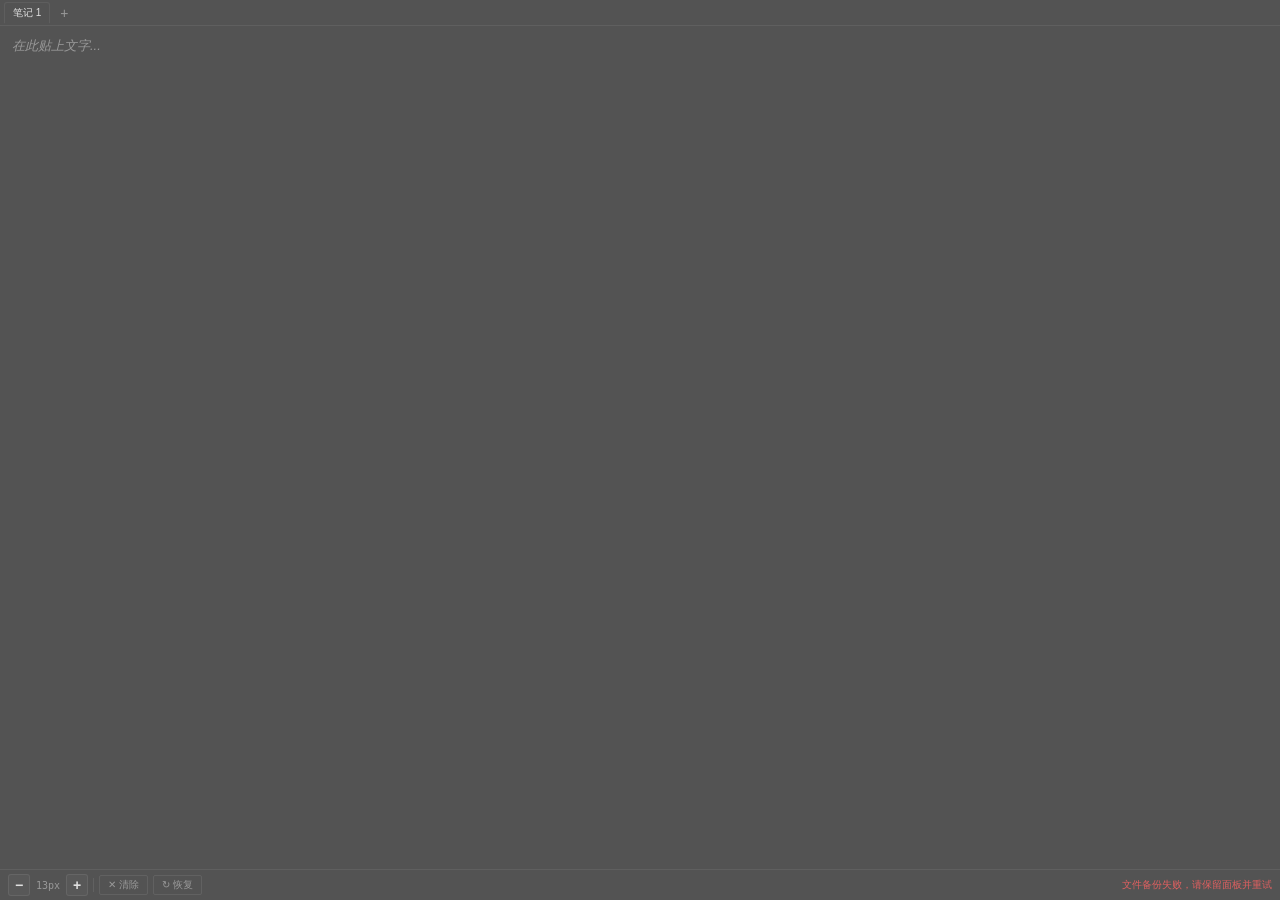
<file: extension/com.tomideas.illustratortools/note.html>
<!DOCTYPE html>
<html>
<head>
  <meta charset="utf-8">
  <title>Momo Notes</title>
  <style>
    * { box-sizing: border-box; margin: 0; padding: 0; }
    html {
      width: 100%;
      height: 100%;
      min-height: 100px;
      background: var(--bg, #525252);
      overflow: hidden;
    }
    body {
      background: var(--bg, #525252);
      color: var(--fg, #e8e8e8);
      font-family: -apple-system, "Adobe Clean", Arial, sans-serif;
      font-size: 11px;
      user-select: none;
      overflow: hidden;
      width: 100%;
      height: 100%;
      min-height: 100px;
      display: flex;
      flex-direction: column;
    }
    ::-webkit-scrollbar { width: 6px; }
    ::-webkit-scrollbar-track { background: var(--scrollbar-track, #444); }
    ::-webkit-scrollbar-thumb { background: var(--scrollbar-thumb, #777); border-radius: 3px; }
    ::-webkit-scrollbar-thumb:hover { background: #999; }

    #tab-bar {
      display: flex; align-items: center;
      background: var(--bg, #525252);
      border-bottom: 1px solid var(--border, rgba(160,160,160,0.15));
      padding: 1px 4px 0; gap: 2px;
      flex-shrink: 0; overflow-x: auto; min-height: 26px;
    }
    #tab-bar::-webkit-scrollbar { height: 0; }

    .tab {
      display: flex; align-items: center; padding: 3px 8px;
      font-size: 10px;
      color: var(--fg-dim, #999);
      background: var(--bg);
      border: 1px solid var(--border, rgba(106,106,106,0.3));
      border-bottom: 1px solid var(--border, rgba(160,160,160,0.15));
      border-radius: 3px 3px 0 0;
      cursor: pointer; white-space: nowrap; flex-shrink: 0; gap: 5px; user-select: none;
    }
    .tab.active {
      background: var(--bg, #5a5a5a);
      color: var(--fg, #e8e8e8);
      border-bottom-color: var(--bg, #5a5a5a);
    }
    .tab:hover:not(.active) { background: var(--bg-hover, #505050); color: var(--fg, #ccc); }
    .tab-name { white-space: nowrap; }
    .tab.dragging { opacity: 0.35; }
    .tab.drag-over { border-left: 2px solid var(--bg-active, #1473e6); }
    .tab-close { font-size: 11px; color: var(--fg-dim, #777); line-height: 1; cursor: pointer; flex-shrink: 0; }
    .tab-close:hover { color: #e06060; }

    .tab-add {
      width: 22px; height: 22px; min-width: 22px;
      padding: 0; margin: 0 1px; font-size: 14px; line-height: 1;
      display: flex; align-items: center; justify-content: center;
      background: transparent; border: none;
      color: var(--fg-dim, #888); border-radius: 3px; cursor: pointer;
    }
    .tab-add:hover { background: var(--bg-hover, #5a5a5a); color: var(--fg, #fff); }

    #content {
      flex: 1 1 auto; min-height: 40px; overflow-y: auto; padding: 10px 12px;
      font-size: 13px;
      color: var(--fg, #e8e8e8);
      line-height: 1.6; outline: none;
      user-select: text; word-wrap: break-word; white-space: pre-wrap;
      background: var(--bg, #525252);
    }
    #content:empty::before {
      content: '在此贴上文字...';
      color: var(--fg-dim, #888); font-style: italic; pointer-events: none;
    }

    /* 表格樣式直接套到 #content（編輯模式內顯示） */
    #content table {
      border-collapse: collapse; margin: 6px 0; font-size: 12px;
    }
    #content th, #content td {
      border: 1px solid var(--border-strong, rgba(140,140,140,0.3));
      padding: 4px 8px; text-align: left; vertical-align: top;
      min-width: 30px;
    }
    #content th {
      background: var(--bg-secondary, #4a4a4a);
      font-weight: 600;
    }
    #content tbody tr:nth-child(even) { background: rgba(255,255,255,0.03); }

    #bottom-bar {
      display: flex; align-items: center; gap: 5px; padding: 4px 8px;
      background: var(--bg, #525252);
      border-top: 1px solid var(--border, rgba(160,160,160,0.15));
      flex-shrink: 0;
    }
    .zoom-btn {
      width: 22px; height: 22px; min-width: 22px;
      padding: 0; margin: 0; font-size: 14px; line-height: 1; font-weight: 600;
      display: flex; align-items: center; justify-content: center;
      background: var(--bg-hover, #5a5a5a);
      border: 1px solid var(--border-strong, rgba(140,140,140,0.25));
      color: var(--fg, #ddd); border-radius: 3px; cursor: pointer;
    }
    .zoom-btn:hover { background: var(--bg-hover); color: var(--fg-bright, #fff); }
    .font-label { font-size: 10px; color: var(--fg-dim, #bbb); min-width: 26px; text-align: center; font-family: monospace; }
    .sep { width: 1px; height: 14px; background: var(--border-strong, rgba(140,140,140,0.35)); flex-shrink: 0; }
    .spacer { flex: 1; }
    .tb-btn {
      padding: 2px 8px; font-size: 10px;
      display: flex; align-items: center; gap: 3px;
      background: transparent; border: 1px solid var(--border-strong, rgba(140,140,140,0.25));
      color: var(--fg-dim, #bbb); border-radius: 2px; cursor: pointer;
    }
    .tb-btn:hover { background: rgba(255,255,255,0.08); color: var(--fg-bright, #fff); }
    #status {
      font-size: 10px;
      color: var(--fg-dim, #aaa);
      min-width: 0;
      overflow: hidden;
      text-overflow: ellipsis;
      white-space: nowrap;
    }
    #status.warn { color: #f0a030; }
    #status.err { color: #e06060; }
  </style>
</head>
<body>

  <div id="tab-bar"></div>
  <div id="content" contenteditable="true"></div>
  <div id="bottom-bar">
    <button id="zoom-out" class="zoom-btn" title="缩小字体">−</button>
    <span id="font-label" class="font-label">13px</span>
    <button id="zoom-in" class="zoom-btn" title="放大字体">+</button>
    <span class="sep"></span>
    <button id="clear-btn" class="tb-btn" title="清除目前分页内容">✕ 清除</button>
    <button id="reload-btn" class="tb-btn" title="恢复面板显示，保留当前编辑内容">↻ 恢复</button>
    <span class="spacer"></span>
    <span id="status"></span>
  </div>

  <script src="js/note_storage.js"></script>
  <script>
    (function () {
      // Rendering recovery must never reload storage over the current editor.
      window.onerror=function(message){
        if(typeof console!=="undefined")console.error("[Momo Notes]",String(message));
        setTimeout(function(){
          try{setStatus("发生错误，当前编辑已保留","err");initUI();}catch(e){}
        },60);
        return false;
      };
      // ── Theme ──
      function rgbToHex(c) {if(!c)return"#535353";var col=c.color||c;return"#"+((1<<24)|(Math.round(col.red||0)<<16)|(Math.round(col.green||0)<<8)|Math.round(col.blue||0)).toString(16).slice(1);}
      function isDark(hex){var r=parseInt(hex.slice(1,3),16)/255,g=parseInt(hex.slice(3,5),16)/255,b=parseInt(hex.slice(5,7),16)/255;return(0.2126*r+0.7152*g+0.0722*b)<0.5;}
      function shiftColor(hex,amt){var n=parseInt(hex.slice(1),16);var c=function(v){return Math.min(255,Math.max(0,v));};var r=c(((n>>16)&0xFF)+amt),g=c(((n>>8)&0xFF)+amt),b=c((n&0xFF)+amt);return"#"+((1<<24)|(r<<16)|(g<<8)|b).toString(16).slice(1);}
      function applyTheme(){
        var root=document.documentElement,bg="#535353",accent="#1473e6";
        try{var skin=JSON.parse(window.__adobe_cep__.getHostEnvironment()).appSkinInfo;if(skin){bg=rgbToHex(skin.panelBackgroundColor)||bg;accent=rgbToHex(skin.systemHighlightColor)||accent;}}catch(e){}
        var dark=isDark(bg),d=dark?-9:-8,h=dark?5:-7;
        root.style.setProperty("--bg",bg);
        root.style.setProperty("--bg-secondary",shiftColor(bg,d));
        root.style.setProperty("--bg-hover",shiftColor(bg,h));
        root.style.setProperty("--bg-active",accent);
        root.style.setProperty("--fg",dark?"#e0e0e0":"#222222");
        root.style.setProperty("--fg-dim",dark?"#999999":"#777777");
        root.style.setProperty("--fg-bright",dark?"#ffffff":"#000000");
        root.style.setProperty("--border",dark?"rgba(160,160,160,0.15)":"rgba(0,0,0,0.12)");
        root.style.setProperty("--border-strong",dark?"rgba(140,140,140,0.25)":"rgba(0,0,0,0.2)");
        root.style.setProperty("--scrollbar-track",dark?"#444444":"#dddddd");
        root.style.setProperty("--scrollbar-thumb",dark?"#777777":"#bbbbbb");
      }
      // ── Fallback theme (no CEP needed, always works) ──
      function applyFallback(){
        var r=document.documentElement;
        r.style.setProperty("--bg","#535353");
        r.style.setProperty("--bg-secondary","#4c4c4c");
        r.style.setProperty("--bg-hover","#585858");
        r.style.setProperty("--bg-active","#1473e6");
        r.style.setProperty("--fg","#e0e0e0");
        r.style.setProperty("--fg-dim","#999999");
        r.style.setProperty("--fg-bright","#ffffff");
        r.style.setProperty("--border","rgba(160,160,160,0.15)");
        r.style.setProperty("--border-strong","rgba(140,140,140,0.25)");
        r.style.setProperty("--scrollbar-track","#444444");
        r.style.setProperty("--scrollbar-thumb","#777777");
      }
      applyFallback();

      // ── 讓 Cmd/Ctrl+Z 等快捷鍵留在面板內，別被 AI 主程序當成「撤銷上一步操作」搶走 ──
      try{
        var keyEventsInterest=[
          {keyCode:90,ctrlKey:true},{keyCode:90,metaKey:true},
          {keyCode:90,ctrlKey:true,shiftKey:true},{keyCode:90,metaKey:true,shiftKey:true},
          {keyCode:89,ctrlKey:true},{keyCode:89,metaKey:true}
        ];
        window.__adobe_cep__.registerKeyEventsInterest(JSON.stringify(keyEventsInterest));
      }catch(e){}

      // ── Real theme from CEP (background, never blocks init) ──
      var _themeRetries=0;
      function tryRealTheme(){
        try{
          var skin=JSON.parse(window.__adobe_cep__.getHostEnvironment()).appSkinInfo;
          if(skin){
            var bg=rgbToHex(skin.panelBackgroundColor)||"#535353";
            var accent=rgbToHex(skin.systemHighlightColor)||"#1473e6";
            var dark=isDark(bg),d=dark?-9:-8,h=dark?5:-7;
            var r=document.documentElement;
            r.style.setProperty("--bg",bg);
            r.style.setProperty("--bg-secondary",shiftColor(bg,d));
            r.style.setProperty("--bg-hover",shiftColor(bg,h));
            r.style.setProperty("--bg-active",accent);
            r.style.setProperty("--fg",dark?"#e0e0e0":"#222222");
            r.style.setProperty("--fg-dim",dark?"#999999":"#777777");
            r.style.setProperty("--fg-bright",dark?"#ffffff":"#000000");
            r.style.setProperty("--border",dark?"rgba(160,160,160,0.15)":"rgba(0,0,0,0.12)");
            r.style.setProperty("--border-strong",dark?"rgba(140,140,140,0.25)":"rgba(0,0,0,0.2)");
            r.style.setProperty("--scrollbar-track",dark?"#444444":"#dddddd");
            r.style.setProperty("--scrollbar-thumb",dark?"#777777":"#bbbbbb");
            try{window.__adobe_cep__.addEventListener("com.adobe.csxs.events.ThemeColorChanged",tryRealTheme);}catch(e){}
            return;
          }
        }catch(e){}
        if(++_themeRetries<30)setTimeout(tryRealTheme,300);
      }
      setTimeout(tryRealTheme,100);

      // ── Note tabs ──
      var MAX_TABS=10;
      var content=document.getElementById("content"),tabBar=document.getElementById("tab-bar"),fontLabel=document.getElementById("font-label"),statusEl=document.getElementById("status");
      var fontSize=13,MIN=9,MAX=32,STEP=1;
      var tabs=["笔记 1"],activeIdx=0,dragIdx=-1;
      var hasLoaded=false,lastLoadFailed=false,allowSave=true,statusTimer=null;
      var contents=[""],store=window.MomoNoteStorage.create(),snapshot=null,fileTimer=null;

      function updateFontLabel(){fontLabel.textContent=fontSize+"px";}
      function setStatus(msg,kind){
        if(!statusEl)return;
        statusEl.textContent=msg||"";
        statusEl.className=kind||"";
        if(statusTimer)clearTimeout(statusTimer);
        if(msg&&kind!=="err"){statusTimer=setTimeout(function(){statusEl.textContent="";statusEl.className="";},1800);}
      }
      function getText(){
        var t = (typeof content.innerText === "string") ? content.innerText : content.textContent;
        return String(t || "").replace(/\r\n?/g, "\n");
      }
      function saveContent(idx){
        if(!allowSave||!hasLoaded||lastLoadFailed)return;
        contents[idx]=content.innerHTML;
      }
      function applyStoredContent(v){
        v=String(v||"").replace(/\r\n?/g,"\n");
        if(v&&v.indexOf("<")===-1)content.textContent=v;
        else content.innerHTML=v;
      }
      function loadContent(idx){
        if(lastLoadFailed)return false;
        allowSave=false;
        applyStoredContent(contents[idx]||"");
        allowSave=true;hasLoaded=true;
        return true;
      }
      function saveFile(){
        fileTimer=null;
        if(snapshot && !store.saveFile(snapshot))setStatus("文件备份失败，请保留面板并重试","err");
      }
      function saveAllState(){
        if(!hasLoaded||lastLoadFailed)return;
        snapshot=store.snapshot(tabs,contents,activeIdx,fontSize);
        var localOK=store.saveLocal(snapshot);
        if(fileTimer)clearTimeout(fileTimer);
        if(!localOK){
          if(!store.saveFile(snapshot))setStatus("保存失败，当前编辑仍在面板中","err");
          else setStatus("已保存到文件；本地缓存不可用","warn");
        }else fileTimer=setTimeout(saveFile,200);
      }
      function ds(){
        if(!allowSave)return;
        // Save the current text immediately; only the extra disk copy is debounced.
        saveContent(activeIdx);saveAllState();
      }
      function flushSave(){
        ds();if(fileTimer){clearTimeout(fileTimer);fileTimer=null;}saveFile();
      }
      content.addEventListener("input",ds);
      content.addEventListener("blur",flushSave);
      window.addEventListener("beforeunload",flushSave);
      window.addEventListener("pagehide",flushSave);
      function reloadCurrent(showMsg){
        if(lastLoadFailed){
          var retry=store.load();
          if(!retry.state){setStatus(retry.error,"err");return;}
          adoptState(retry.state);loadContent(activeIdx);
          content.contentEditable="true";
        }
        initUI();recoverDisplay(true);
        if(showMsg)setStatus("已恢复显示，编辑内容保留","");
      }

      function escapeHtml(s){return String(s).replace(/&/g,"&amp;").replace(/</g,"&lt;").replace(/>/g,"&gt;");}

      // 把 markdown 表格區塊轉成 HTML <table>；其餘文字維持原樣（用 \n 保留換行）
      function renderMarkdownTables(text){
        var esc=escapeHtml(text);
        esc=esc.replace(/(^\|.*\|[ \t]*\n(?:\|.*\|[ \t]*\n?)+)/gm,function(block){
          var lines=block.replace(/\n+$/,"").split("\n");
          if(lines.length<2) return block;
          if(!/^[\s|]*-{2,}[\s|:-]*$/.test(lines[1])) return block;
          function parseRow(l){return l.replace(/^\s*\|/,"").replace(/\|\s*$/,"").split("|").map(function(c){return c.trim();});}
          // 單元格內把 **粗體** 轉成 <strong>（escapeHtml 不動 * 號，此處安全）
          function inlineMd(c){return c.replace(/\*\*([^*]+)\*\*/g,"<strong>$1</strong>");}
          var headers=parseRow(lines[0]);
          var rows=lines.slice(2).map(parseRow);
          var h="<table><thead><tr>";
          for(var i=0;i<headers.length;i++) h+="<th>"+inlineMd(headers[i])+"</th>";
          h+="</tr></thead>";
          if(rows.length){
            h+="<tbody>";
            for(var r=0;r<rows.length;r++){
              h+="<tr>";
              for(var c=0;c<rows[r].length;c++) h+="<td>"+inlineMd(rows[r][c])+"</td>";
              h+="</tr>";
            }
            h+="</tbody>";
          }
          return h+"</table>";
        });
        // 非表格段落把 \n 轉 <br>
        return esc.replace(/\n/g,"<br>");
      }

      content.addEventListener("paste",function(e){
        e.preventDefault();
        var t=(e.clipboardData||window.clipboardData).getData("text/plain");
        t=t.replace(/\r\n?/g,"\n");
        // 偵測 markdown 表格樣式（含 |...| 行 + ---分隔線）
        if(/(?:^|\n)\|.*\|[ \t]*\n[\s|]*-{2,}/.test(t)){
          var html=renderMarkdownTables(t);
          document.execCommand("insertHTML",false,html);
        }else{
          document.execCommand("insertText",false,t);
        }
      });

      // 複製永遠強制 text/plain → 貼到 Illustrator 不會帶 HTML 表格
      content.addEventListener("copy",function(e){
        try{
          var s=window.getSelection().toString();
          e.clipboardData.setData("text/plain",s);
          e.preventDefault();
        }catch(err){}
      });

      // 明確處理撤銷/重做（保險，避免某些 CEF 版本未自動觸發內建 undo stack）
      content.addEventListener("keydown",function(e){
        var z=(e.key==="z"||e.key==="Z"||e.keyCode===90);
        var y=(e.key==="y"||e.key==="Y"||e.keyCode===89);
        if((e.metaKey||e.ctrlKey)&&z){
          e.preventDefault();
          document.execCommand(e.shiftKey?"redo":"undo");
        }else if((e.metaKey||e.ctrlKey)&&y){
          e.preventDefault();
          document.execCommand("redo");
        }
      });

      function makeRenameHandler(idx, tabEl, nameEl){
        return function(e){
          e.stopPropagation();
          var input=document.createElement("input");
          input.type="text";
          input.value=tabs[idx];
          input.className="tab-name";
          input.style.cssText="background:transparent;border:none;color:inherit;font-size:10px;width:80px;outline:none;padding:0;margin:0;";
          tabEl.replaceChild(input,nameEl);
          input.focus();input.select();
          function finish(){
            var v=input.value.trim();
            if(v)tabs[idx]=v;
            renderTabs();saveAllState();
          }
          input.onblur=finish;
          input.onkeydown=function(ev){if(ev.key==="Enter"){ev.preventDefault();finish();}};
        };
      }
      function makeCloseHandler(idx){return function(e){e.stopPropagation();closeTab(idx);};}
      function makeDragStart(idx){
        return function(e){
          dragIdx=idx;
          e.dataTransfer.effectAllowed="move";
          e.dataTransfer.setData("text/plain",String(idx));
          this.classList.add("dragging");
        };
      }
      function makeDragOver(idx){
        return function(e){
          if(dragIdx===idx)return;
          e.preventDefault();
          e.dataTransfer.dropEffect="move";
          this.classList.add("drag-over");
        };
      }
      function makeDragLeave(){
        return function(){this.classList.remove("drag-over");};
      }
      function makeDrop(idx){
        return function(e){
          e.stopPropagation();
          e.preventDefault();
          this.classList.remove("drag-over");
          if(dragIdx>=0&&dragIdx!==idx)reorderTabs(dragIdx,idx);
          return false;
        };
      }
      function makeDragEnd(){
        return function(){this.classList.remove("dragging");};
      }
      function reorderTabs(from,to){
        if(lastLoadFailed||from<0||to<0||from>=tabs.length||to>=tabs.length)return;
        saveContent(activeIdx);
        tabs.splice(to,0,tabs.splice(from,1)[0]);
        contents.splice(to,0,contents.splice(from,1)[0]);
        if(activeIdx===from)activeIdx=to;
        else if(from<to&&activeIdx>from&&activeIdx<=to)activeIdx--;
        else if(from>to&&activeIdx>=to&&activeIdx<from)activeIdx++;
        renderTabs();saveAllState();
      }
      function renderTabs(){
        try{
          tabBar.innerHTML="";
          if(!tabs||!tabs.length){tabs=["笔记 1"];activeIdx=0;}
          for(var i=0;i<tabs.length;i++){
            var d=document.createElement("div");d.className="tab"+(i===activeIdx?" active":"");d.setAttribute("data-idx",i);d.draggable=true;
            var s=document.createElement("span");s.className="tab-name";s.textContent=tabs[i];d.appendChild(s);
            s.ondblclick=makeRenameHandler(i,d,s);
            d.addEventListener("dragstart",makeDragStart(i));d.addEventListener("dragover",makeDragOver(i));d.addEventListener("dragleave",makeDragLeave());d.addEventListener("drop",makeDrop(i));d.addEventListener("dragend",makeDragEnd());
            if(tabs.length>1){var x=document.createElement("span");x.className="tab-close";x.textContent="×";x.onclick=makeCloseHandler(i);d.appendChild(x);}
            d.onclick=function(){switchTab(parseInt(this.getAttribute("data-idx"),10));};
            tabBar.appendChild(d);
          }
          if(tabs.length<MAX_TABS){var b=document.createElement("button");b.className="tab-add";b.textContent="+";b.title="新增分页（最多 "+MAX_TABS+" 个）";b.onclick=addTab;tabBar.appendChild(b);}
        }catch(err){
          tabBar.innerHTML="<span style='color:#e06060;padding:4px;font-size:10px;'>Tab错误: "+err.message+"</span>";
        }
      }
      function addTab(){
        if(lastLoadFailed||tabs.length>=MAX_TABS)return;
        tabs.push("笔记 "+(tabs.length+1));contents.push("");switchTab(tabs.length-1);
      }
      function closeTab(idx){
        if(lastLoadFailed||isNaN(idx)||idx<0||idx>=tabs.length||tabs.length<=1)return;
        saveContent(activeIdx);
        tabs.splice(idx,1);contents.splice(idx,1);
        if(activeIdx>=idx)activeIdx=Math.max(0,activeIdx-1);
        activeIdx=Math.min(activeIdx,tabs.length-1);
        loadContent(activeIdx);renderTabs();saveAllState();content.focus();
      }
      function switchTab(idx){
        if(lastLoadFailed||idx===activeIdx||idx<0||idx>=tabs.length)return;
        saveContent(activeIdx);activeIdx=idx;loadContent(activeIdx);
        content.style.fontSize=fontSize+"px";renderTabs();saveAllState();content.focus();
      }

      document.getElementById("zoom-in").addEventListener("click",function(){if(fontSize<MAX){fontSize+=STEP;content.style.fontSize=fontSize+"px";updateFontLabel();ds();}});
      document.getElementById("zoom-out").addEventListener("click",function(){if(fontSize>MIN){fontSize-=STEP;content.style.fontSize=fontSize+"px";updateFontLabel();ds();}});
      document.getElementById("clear-btn").addEventListener("click",function(){content.textContent="";content.focus();ds();});
      document.getElementById("reload-btn").addEventListener("click",function(){reloadCurrent(true);content.focus();});


      function adoptState(state){
        tabs=state.tabs.slice();contents=state.contents.slice();activeIdx=state.active;
        fontSize=state.fontSize;lastLoadFailed=false;
      }
      var initial=store.load();
      if(initial.state){adoptState(initial.state);loadContent(activeIdx);}
      else{lastLoadFailed=true;content.contentEditable="false";setStatus(initial.error,"err");}

      function initUI(){
        // Idempotent paint-only initialization: do not touch content or storage here.
        content.style.fontSize=fontSize+"px";updateFontLabel();
        if(!tabBar.firstChild)renderTabs();
      }
      initUI();
      if(initial.state)saveAllState();
      if(initial.recovered)setStatus("已从备份恢复笔记","warn");

      var sizeKey="MomoTools_NoteWindowSize",lastSize={width:560,height:640},recoveryTimer=null;
      try{var savedSize=JSON.parse(window.localStorage.getItem(sizeKey));if(savedSize&&savedSize.width>=300&&savedSize.height>=200)lastSize=savedSize;}catch(e){}
      function reportReady(){
        try{window.__adobe_cep__.dispatchEvent({type:"com.tomideas.notes.ready",scope:"APPLICATION",appId:"ILST",extensionId:"com.tomideas.illustratortools.notes3",data:JSON.stringify({width:window.innerWidth,height:window.innerHeight})});}catch(e){}
      }
      function forceRepaint(){
        var old=document.body.style.zoom;
        document.body.style.zoom="99.99%";
        function restore(){document.body.style.zoom=old||"100%";}
        try{requestAnimationFrame(restore);}catch(e){}
        setTimeout(restore,80);
      }
      function recoverDisplay(requested){
        if(document.visibilityState==="hidden"&&!requested)return;
        initUI();
        var w=window.innerWidth,h=window.innerHeight;
        if(w>1&&h>1){
          lastSize={width:Math.max(300,Math.min(1200,w)),height:Math.max(200,Math.min(3000,h))};
          try{window.localStorage.setItem(sizeKey,JSON.stringify(lastSize));}catch(e){}
          forceRepaint();reportReady();return;
        }
        if(!requested)return;
        try{window.__adobe_cep__.resizeContent(lastSize.width,lastSize.height);}catch(e){console.warn("[Momo Notes] resize failed",String(e));}
        if(recoveryTimer)clearTimeout(recoveryTimer);
        recoveryTimer=setTimeout(function(){
          recoveryTimer=null;forceRepaint();reportReady();
          if(window.innerWidth<=1||window.innerHeight<=1)console.warn("[Momo Notes] viewport still invalid",window.innerWidth,window.innerHeight);
        },200);
      }
      window.addEventListener("resize",function(){recoverDisplay(false);});
      window.addEventListener("focus",function(){recoverDisplay(true);});
      document.addEventListener("visibilitychange",function(){
        if(document.visibilityState==="visible")recoverDisplay(document.hasFocus());
        else flushSave();
      });
      try{window.__adobe_cep__.addEventListener("com.tomideas.notes.recover",function(){recoverDisplay(true);});}catch(e){}
      try{window.__adobe_cep__.setScaleFactorChangedHandler(function(){recoverDisplay(document.hasFocus());});}catch(e){}
      setTimeout(function(){recoverDisplay(document.hasFocus());},100);
  })();
  </script>
</body>
</html>
</file>
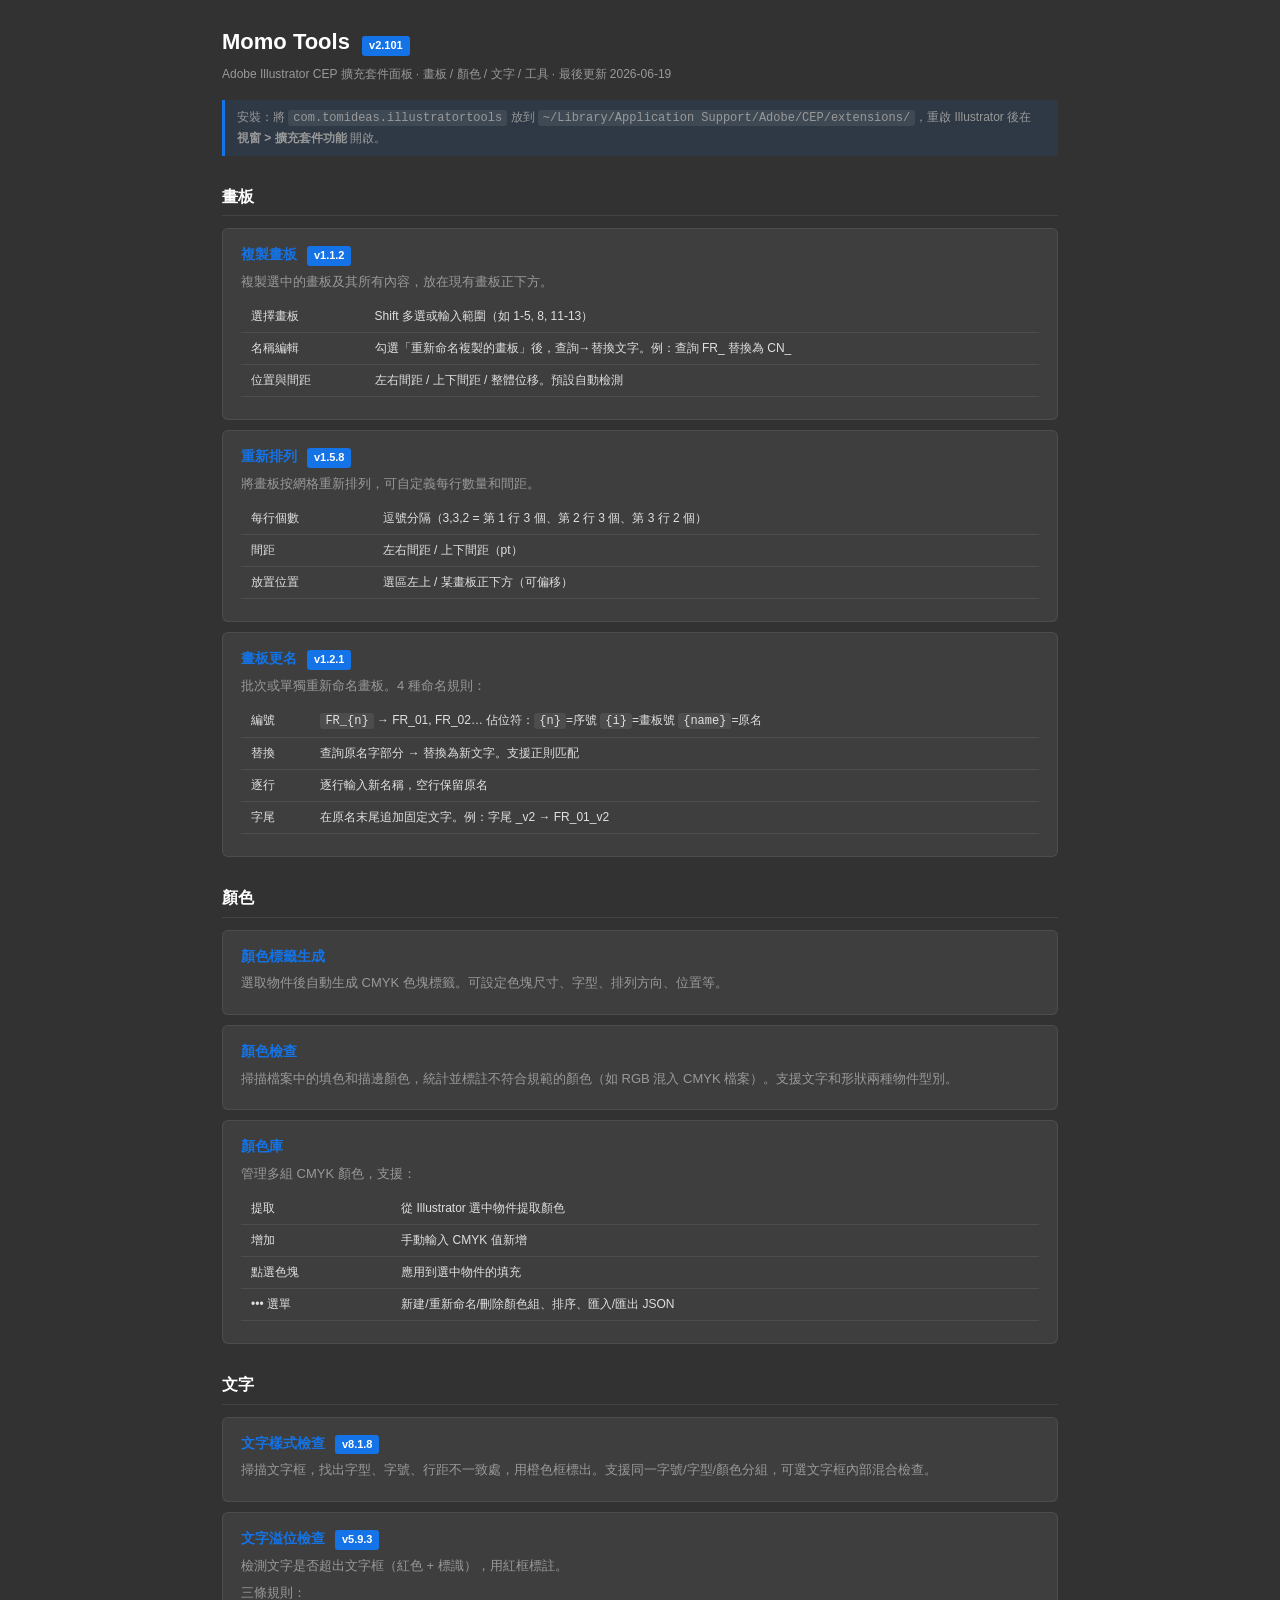
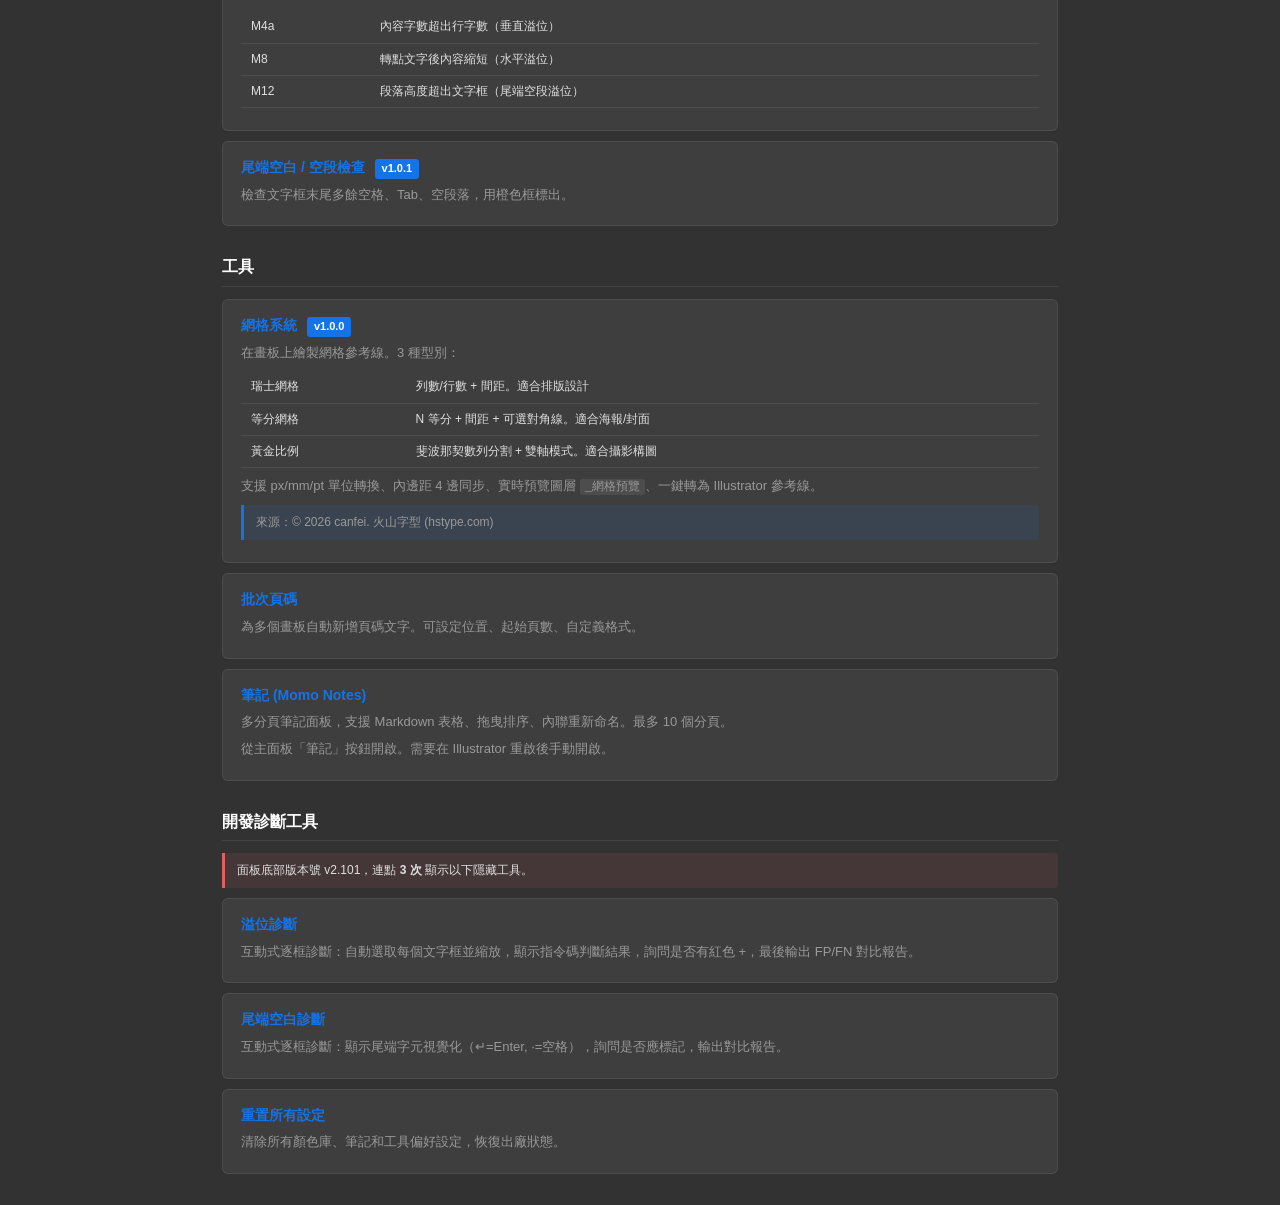
<file: extension/com.tomideas.illustratortools/docs/help.html>
<!DOCTYPE html>
<html lang="zh-Hant">
<head>
<meta charset="utf-8">
<meta name="viewport" content="width=device-width, initial-scale=1.0">
<title>Momo Tools v2.101 — 使用說明</title>
<style>
  :root {
    --bg: #323232; --bg2: #3a3a3a; --bg-card: #3e3e3e;
    --fg: #e0e0e0; --fg-dim: #999; --fg-bright: #fff;
    --accent: #1473e6; --border: rgba(160,160,160,0.15);
  }
  * { box-sizing: border-box; margin: 0; padding: 0; }
  body {
    background: var(--bg); color: var(--fg);
    font-family: -apple-system, "PingFang SC", "Microsoft YaHei", sans-serif;
    font-size: 13px; line-height: 1.6; padding: 24px 32px;
    max-width: 900px; margin: 0 auto;
  }
  h1 { font-size: 22px; margin-bottom: 4px; color: var(--fg-bright); }
  h2 { font-size: 16px; margin: 28px 0 12px; padding-bottom: 6px; border-bottom: 1px solid var(--border); color: var(--fg-bright); }
  h3 { font-size: 14px; margin: 16px 0 6px; color: var(--accent); }
  p { margin: 6px 0; color: var(--fg-dim); }
  .sub { font-size: 12px; color: var(--fg-dim); margin-bottom: 16px; }
  .card {
    background: var(--bg-card); border: 1px solid var(--border);
    border-radius: 6px; padding: 14px 18px; margin: 10px 0;
  }
  .card h3 { margin-top: 0; }
  code {
    background: rgba(255,255,255,0.08); padding: 1px 5px;
    border-radius: 3px; font-family: "SF Mono", Menlo, monospace; font-size: 12px;
  }
  table { width: 100%; border-collapse: collapse; margin: 8px 0; font-size: 12px; }
  th, td { text-align: left; padding: 6px 10px; border-bottom: 1px solid var(--border); }
  th { color: var(--fg-dim); font-weight: 500; font-size: 11px; }
  .badge { display: inline-block; padding: 1px 7px; border-radius: 3px; font-size: 11px; background: var(--accent); color: #fff; margin-left: 6px; }
  .tip { background: rgba(20,115,230,0.1); border-left: 3px solid var(--accent); padding: 8px 12px; margin: 8px 0; border-radius: 0 4px 4px 0; font-size: 12px; }
  .warn { background: rgba(230,96,96,0.1); border-left: 3px solid #e06060; padding: 8px 12px; margin: 8px 0; border-radius: 0 4px 4px 0; font-size: 12px; }
  a { color: var(--accent); text-decoration: none; }
  a:hover { text-decoration: underline; }
</style>
</head>
<body>

<h1>Momo Tools <span class="badge">v2.101</span></h1>
<p class="sub">Adobe Illustrator CEP 擴充套件面板 · 畫板 / 顏色 / 文字 / 工具 · 最後更新 2026-06-19</p>

<p class="tip">安裝：將 <code>com.tomideas.illustratortools</code> 放到 <code>~/Library/Application Support/Adobe/CEP/extensions/</code>，重啟 Illustrator 後在 <b>視窗 &gt; 擴充套件功能</b> 開啟。</p>

<!-- ══════════════ 畫板 ══════════════ -->
<h2>畫板</h2>

<div class="card"><h3>複製畫板 <span class="badge">v1.1.2</span></h3>
  <p>複製選中的畫板及其所有內容，放在現有畫板正下方。</p>
  <table>
    <tr><td>選擇畫板</td><td>Shift 多選或輸入範圍（如 1-5, 8, 11-13）</td></tr>
    <tr><td>名稱編輯</td><td>勾選「重新命名複製的畫板」後，查詢→替換文字。例：查詢 FR_ 替換為 CN_</td></tr>
    <tr><td>位置與間距</td><td>左右間距 / 上下間距 / 整體位移。預設自動檢測</td></tr>
  </table>
</div>

<div class="card"><h3>重新排列 <span class="badge">v1.5.8</span></h3>
  <p>將畫板按網格重新排列，可自定義每行數量和間距。</p>
  <table>
    <tr><td>每行個數</td><td>逗號分隔（3,3,2 = 第 1 行 3 個、第 2 行 3 個、第 3 行 2 個）</td></tr>
    <tr><td>間距</td><td>左右間距 / 上下間距（pt）</td></tr>
    <tr><td>放置位置</td><td>選區左上 / 某畫板正下方（可偏移）</td></tr>
  </table>
</div>

<div class="card"><h3>畫板更名 <span class="badge">v1.2.1</span></h3>
  <p>批次或單獨重新命名畫板。4 種命名規則：</p>
  <table>
    <tr><td>編號</td><td><code>FR_{n}</code> → FR_01, FR_02… 佔位符：<code>{n}</code>=序號 <code>{i}</code>=畫板號 <code>{name}</code>=原名</td></tr>
    <tr><td>替換</td><td>查詢原名字部分 → 替換為新文字。支援正則匹配</td></tr>
    <tr><td>逐行</td><td>逐行輸入新名稱，空行保留原名</td></tr>
    <tr><td>字尾</td><td>在原名末尾追加固定文字。例：字尾 _v2 → FR_01_v2</td></tr>
  </table>
</div>

<!-- ══════════════ 顏色 ══════════════ -->
<h2>顏色</h2>

<div class="card"><h3>顏色標籤生成</h3>
  <p>選取物件後自動生成 CMYK 色塊標籤。可設定色塊尺寸、字型、排列方向、位置等。</p>
</div>

<div class="card"><h3>顏色檢查</h3>
  <p>掃描檔案中的填色和描邊顏色，統計並標註不符合規範的顏色（如 RGB 混入 CMYK 檔案）。支援文字和形狀兩種物件型別。</p>
</div>

<div class="card"><h3>顏色庫</h3>
  <p>管理多組 CMYK 顏色，支援：</p>
  <table>
    <tr><td>提取</td><td>從 Illustrator 選中物件提取顏色</td></tr>
    <tr><td>增加</td><td>手動輸入 CMYK 值新增</td></tr>
    <tr><td>點選色塊</td><td>應用到選中物件的填充</td></tr>
    <tr><td>••• 選單</td><td>新建/重新命名/刪除顏色組、排序、匯入/匯出 JSON</td></tr>
  </table>
</div>

<!-- ══════════════ 文字 ══════════════ -->
<h2>文字</h2>

<div class="card"><h3>文字樣式檢查 <span class="badge">v8.1.8</span></h3>
  <p>掃描文字框，找出字型、字號、行距不一致處，用橙色框標出。支援同一字號/字型/顏色分組，可選文字框內部混合檢查。</p>
</div>

<div class="card"><h3>文字溢位檢查 <span class="badge">v5.9.3</span></h3>
  <p>檢測文字是否超出文字框（紅色 + 標識），用紅框標註。</p>
  <p>三條規則：</p>
  <table>
    <tr><td>M4a</td><td>內容字數超出行字數（垂直溢位）</td></tr>
    <tr><td>M8</td><td>轉點文字後內容縮短（水平溢位）</td></tr>
    <tr><td>M12</td><td>段落高度超出文字框（尾端空段溢位）</td></tr>
  </table>
</div>

<div class="card"><h3>尾端空白 / 空段檢查 <span class="badge">v1.0.1</span></h3>
  <p>檢查文字框末尾多餘空格、Tab、空段落，用橙色框標出。</p>
</div>

<!-- ══════════════ 工具 ══════════════ -->
<h2>工具</h2>

<div class="card"><h3>網格系統 <span class="badge">v1.0.0</span></h3>
  <p>在畫板上繪製網格參考線。3 種型別：</p>
  <table>
    <tr><td>瑞士網格</td><td>列數/行數 + 間距。適合排版設計</td></tr>
    <tr><td>等分網格</td><td>N 等分 + 間距 + 可選對角線。適合海報/封面</td></tr>
    <tr><td>黃金比例</td><td>斐波那契數列分割 + 雙軸模式。適合攝影構圖</td></tr>
  </table>
  <p>支援 px/mm/pt 單位轉換、內邊距 4 邊同步、實時預覽圖層 <code>_網格預覽</code>、一鍵轉為 Illustrator 參考線。</p>
  <p class="tip">來源：© 2026 canfei. 火山字型 (hstype.com)</p>
</div>

<div class="card"><h3>批次頁碼</h3>
  <p>為多個畫板自動新增頁碼文字。可設定位置、起始頁數、自定義格式。</p>
</div>

<div class="card"><h3>筆記 (Momo Notes)</h3>
  <p>多分頁筆記面板，支援 Markdown 表格、拖曳排序、內聯重新命名。最多 10 個分頁。</p>
  <p>從主面板「筆記」按鈕開啟。需要在 Illustrator 重啟後手動開啟。</p>
</div>

<!-- ══════════════ 開發診斷 ══════════════ -->
<h2>開發診斷工具</h2>
<div class="warn">面板底部版本號 v2.101，連點 <b>3 次</b> 顯示以下隱藏工具。</div>

<div class="card"><h3>溢位診斷</h3>
  <p>互動式逐框診斷：自動選取每個文字框並縮放，顯示指令碼判斷結果，詢問是否有紅色 +，最後輸出 FP/FN 對比報告。</p>
</div>

<div class="card"><h3>尾端空白診斷</h3>
  <p>互動式逐框診斷：顯示尾端字元視覺化（↵=Enter, ·=空格），詢問是否應標記，輸出對比報告。</p>
</div>

<div class="card"><h3>重置所有設定</h3>
  <p>清除所有顏色庫、筆記和工具偏好設定，恢復出廠狀態。</p>
</div>

</body>
</html>
</file>
<file: extension/com.tomideas.illustratortools/css/style.css>
* { box-sizing: border-box; margin: 0; padding: 0; }

body {
  background: var(--bg, #505050);
  color: var(--fg, #d8d8d8);
  font-family: -apple-system, "Adobe Clean", Arial, sans-serif;
  font-size: 11px;
  user-select: none;
  overflow-y: auto;
  overflow-x: hidden;
}

::-webkit-scrollbar { width: 0; height: 0; }

.group {
  position: relative;
  margin: 8px 8px 0;
  border: 1px solid var(--border, rgba(106,106,106,0.3));
  border-radius: 2px;
  padding: 8px 6px 5px;
}
.group:last-child { margin-bottom: 8px; }

.group-label {
  position: absolute;
  top: -7px; left: 7px;
  padding: 0 4px;
  background: var(--bg, #505050);
  font-size: 9px; font-weight: 600;
  color: var(--fg-dim, #aaa);
  letter-spacing: 0.3px; line-height: 1;
}

button {
  display: flex; align-items: center; gap: 7px;
  width: 100%; padding: 5px 8px; margin-bottom: 3px;
  background: var(--bg);
  border: 1px solid var(--border);
  border-radius: 2px;
  color: var(--fg);
  font-size: 11px; text-align: left; cursor: pointer;
  white-space: nowrap; overflow: hidden;
  outline: none;
}
button::-moz-focus-inner { border: 0; }
button svg { flex-shrink: 0; width: 13px; height: 13px; opacity: 0.7; }
button:hover svg { opacity: 1; }
button:active svg { opacity: 1; }
button:last-child { margin-bottom: 0; }

.footer {
  padding: 6px 10px 8px;
  font-size: 9px;
  color: var(--fg-dim, #888);
  text-align: right; letter-spacing: 0.3px;
}
button:hover { background: var(--bg-hover, #5a5a5a); color: var(--fg-bright, #fff); }
button:focus,
button:focus-visible,
button:active { background: #96a5be !important; border-color: #6e7e96 !important; color: #fff !important; }

/* ═══ 选取相同 Select Same ═══ */

.same-select-row { display: flex; gap: 4px; }
.same-select-row button {
  flex: 1 1 0; width: auto; min-width: 0; margin-bottom: 0;
  padding: 5px 4px; gap: 4px; justify-content: center; font-size: 10px;
}
.same-select-row button svg { width: 12px; height: 12px; }

/* ═══ 颜色库 Color Library ═══ */

.cl-group-row { display: flex; align-items: center; gap: 4px; margin-bottom: 6px; }

.cl-group-select {
  flex: 1; min-width: 0; height: 22px;
  background: var(--bg);
  border: 1px solid var(--border-strong, rgba(98,98,98,0.3));
  border-radius: 2px;
  color: var(--fg, #d0d0d0);
  font-size: 10px; padding: 0 18px 0 5px; cursor: pointer; outline: none;
  appearance: none; -webkit-appearance: none;
  background-image: url("data:image/svg+xml,%3Csvg xmlns='http://www.w3.org/2000/svg' width='8' height='5' viewBox='0 0 8 5'%3E%3Cpath d='M0 0l4 5 4-5z' fill='%23999'/%3E%3C/svg%3E");
  background-repeat: no-repeat; background-position: right 5px center;
}

.cl-group-rename-input {
  flex: 1; min-width: 0; height: 22px;
  background: var(--bg);
  border: 1px solid var(--bg-active, #96a5be);
  border-radius: 2px;
  color: var(--fg, #d8d8d8);
  font-size: 10px; padding: 0 5px; outline: none; font-family: inherit;
}

.cl-more-btn {
  flex-shrink: 0; width: 26px !important; height: 22px !important;
  min-width: 26px !important; padding: 0 !important; margin-bottom: 0 !important;
  display: flex !important; align-items: center !important; justify-content: center !important;
}
.cl-more-btn svg { width: 16px !important; height: 4px !important; opacity: 0.7; }
.cl-more-btn:hover svg { opacity: 1; }

.cl-more-menu {
  display: none; position: fixed; z-index: 9999;
  background: var(--bg);
  border: 1px solid var(--border-strong, rgba(104,104,104,0.4));
  border-radius: 3px; box-shadow: 0 5px 16px rgba(0,0,0,0.6);
  min-width: 152px; padding: 3px 0;
}
.cl-more-menu.cl-menu-open { display: block; }

.cl-menu-item {
  padding: 6px 13px; font-size: 11px;
  color: var(--fg, #d0d0d0);
  cursor: pointer; white-space: nowrap; user-select: none;
}
.cl-menu-item:hover { background: var(--bg-hover, #525252); color: var(--fg-bright, #fff); }
.cl-menu-item.cl-menu-disabled { opacity: 0.35; pointer-events: none; }
.cl-menu-danger { color: #d97070; }
.cl-menu-danger:hover { background: #5c2f2f !important; color: #ff8888 !important; }
.cl-menu-sep { height: 1px; background: var(--border-strong, #555); margin: 3px 0; }

.cl-swatches { display: flex; flex-wrap: wrap; gap: 4px; min-height: 34px; margin-bottom: 6px; }
.cl-empty { color: var(--fg-dim, #777); font-size: 10px; font-style: italic; padding: 3px 0; width: 100%; }

.cl-swatch {
  position: relative; width: 30px; height: 30px; border-radius: 2px;
  cursor: pointer; border: 1px solid rgba(0,0,0,0.2);
  overflow: hidden; flex-shrink: 0; transition: border-color 0.1s;
}
.cl-swatch:hover { border-color: rgba(255,255,255,0.55); }
.cl-swatch.cl-sw-reference {
  border-color: var(--fg-bright, #fff);
  box-shadow: 0 0 0 2px var(--bg-active, #96a5be);
}
.cl-swatch:hover .cl-sw-edit { opacity: 1; }
.cl-sw-dragover { border-color: var(--bg-active, #96a5be) !important; box-shadow: 0 0 6px rgba(150,165,190,0.6); }

.cl-sw-label {
  position: absolute; bottom: 0; left: 0; right: 0;
  font-size: 6px; text-align: center; padding: 1px 2px;
  white-space: nowrap; overflow: hidden; text-overflow: ellipsis;
  background: rgba(0,0,0,0.22); line-height: 1.4;
  pointer-events: none; opacity: 0; transition: opacity 0.2s;
}
.cl-swatch:hover .cl-sw-label { opacity: 1; }

.cl-sw-edit {
  position: absolute; top: 1px; right: 2px; font-size: 10px; line-height: 1;
  opacity: 0; cursor: pointer; color: #fff;
  text-shadow: 0 0 3px rgba(0,0,0,0.9); transition: opacity 0.12s;
}
.cl-sw-edit:hover { color: var(--bg-active, #4a9eff); }

.cl-editor {
  display: none;
  background: var(--bg);
  border: 1px solid var(--border-strong, rgba(98,98,98,0.3));
  border-radius: 2px; padding: 7px; margin-bottom: 6px;
}

.cl-ed-name-row { display: flex; align-items: center; gap: 5px; margin-bottom: 5px; }
.cl-ed-name-row > label { font-size: 10px; color: var(--fg-dim, #999); flex-shrink: 0; }

.cl-ed-text-input {
  flex: 1; min-width: 0; height: 20px;
  background: var(--bg);
  border: 1px solid var(--border-strong, rgba(98,98,98,0.3));
  border-radius: 2px;
  color: var(--fg, #d8d8d8);
  font-size: 11px; padding: 0 5px; outline: none;
}
.cl-ed-text-input:focus { border-color: var(--bg-active, #96a5be); }

.cl-ed-preview {
  flex-shrink: 0; width: 22px; height: 22px; border-radius: 2px;
  border: 1px solid var(--border-strong, rgba(102,102,102,0.3)); background: #888;
}

.cl-ed-info-row { display: flex; gap: 16px; margin-bottom: 6px; font-size: 9px; color: var(--fg-dim, #aaa); align-items: center; }
.cl-ed-hint { font-size: 8px; color: var(--fg-dim, #666); margin-left: auto; }
.cl-ed-btns { display: flex; gap: 4px; justify-content: flex-end; }

.cl-ed-hex-row { display: flex; align-items: center; gap: 5px; margin-bottom: 6px; }
.cl-ed-hex-row > label { font-size: 11px; color: var(--fg-dim, #999); flex-shrink: 0; }
.cl-ed-hex-row .cl-ed-text-input { flex: 1; min-width: 0; height: 20px; max-width: 80px; font-family: monospace; font-size: 11px; letter-spacing: 0.5px; }

.cl-ed-rgb-stacked { display: flex; flex-direction: column; gap: 1px; margin-left: auto; font-size: 9px; color: var(--fg-dim, #aaa); line-height: 1.3; font-family: monospace; }

.cl-ed-cmyk-row { display: flex; align-items: center; gap: 3px; margin-bottom: 6px; }
.cl-ed-cmyk-label { font-size: 10px; color: var(--fg-dim, #999); flex-shrink: 0; }
.cl-ed-cmyk-input {
  width: 28px; height: 20px;
  background: var(--bg);
  border: 1px solid var(--border-strong, rgba(98,98,98,0.3));
  border-radius: 2px;
  color: var(--fg, #d8d8d8);
  font-size: 11px; padding: 0 3px; text-align: center; outline: none; font-family: monospace;
}
.cl-ed-cmyk-input:focus { border-color: var(--bg-active, #96a5be); }

.cl-ed-btn { width: auto !important; min-width: 44px !important; padding: 3px 10px !important; margin-bottom: 0 !important; font-size: 10px !important; justify-content: center !important; }
.cl-ed-btn-ok { background: var(--bg-active, #96a5be) !important; border-color: #6e7e96 !important; color: #fff !important; }
.cl-ed-btn-ok:hover { background: #4a5a6e !important; }
.cl-ed-btn-del { margin-right: auto !important; color: #d97070 !important; border-color: rgba(217,112,112,0.4) !important; }
.cl-ed-btn-del:hover { background: #d97070 !important; color: #fff !important; }

.cl-action-row { display: flex; gap: 4px; margin-bottom: 3px; }
.cl-action-row:last-child { margin-bottom: 0; }
.cl-action-btn { flex: 1 !important; width: auto !important; min-width: 0 !important; margin-bottom: 0 !important; padding: 4px 3px !important; font-size: 10px !important; gap: 4px !important; justify-content: center !important; }
.cl-action-btn svg { width: 11px !important; height: 11px !important; }
</file>
